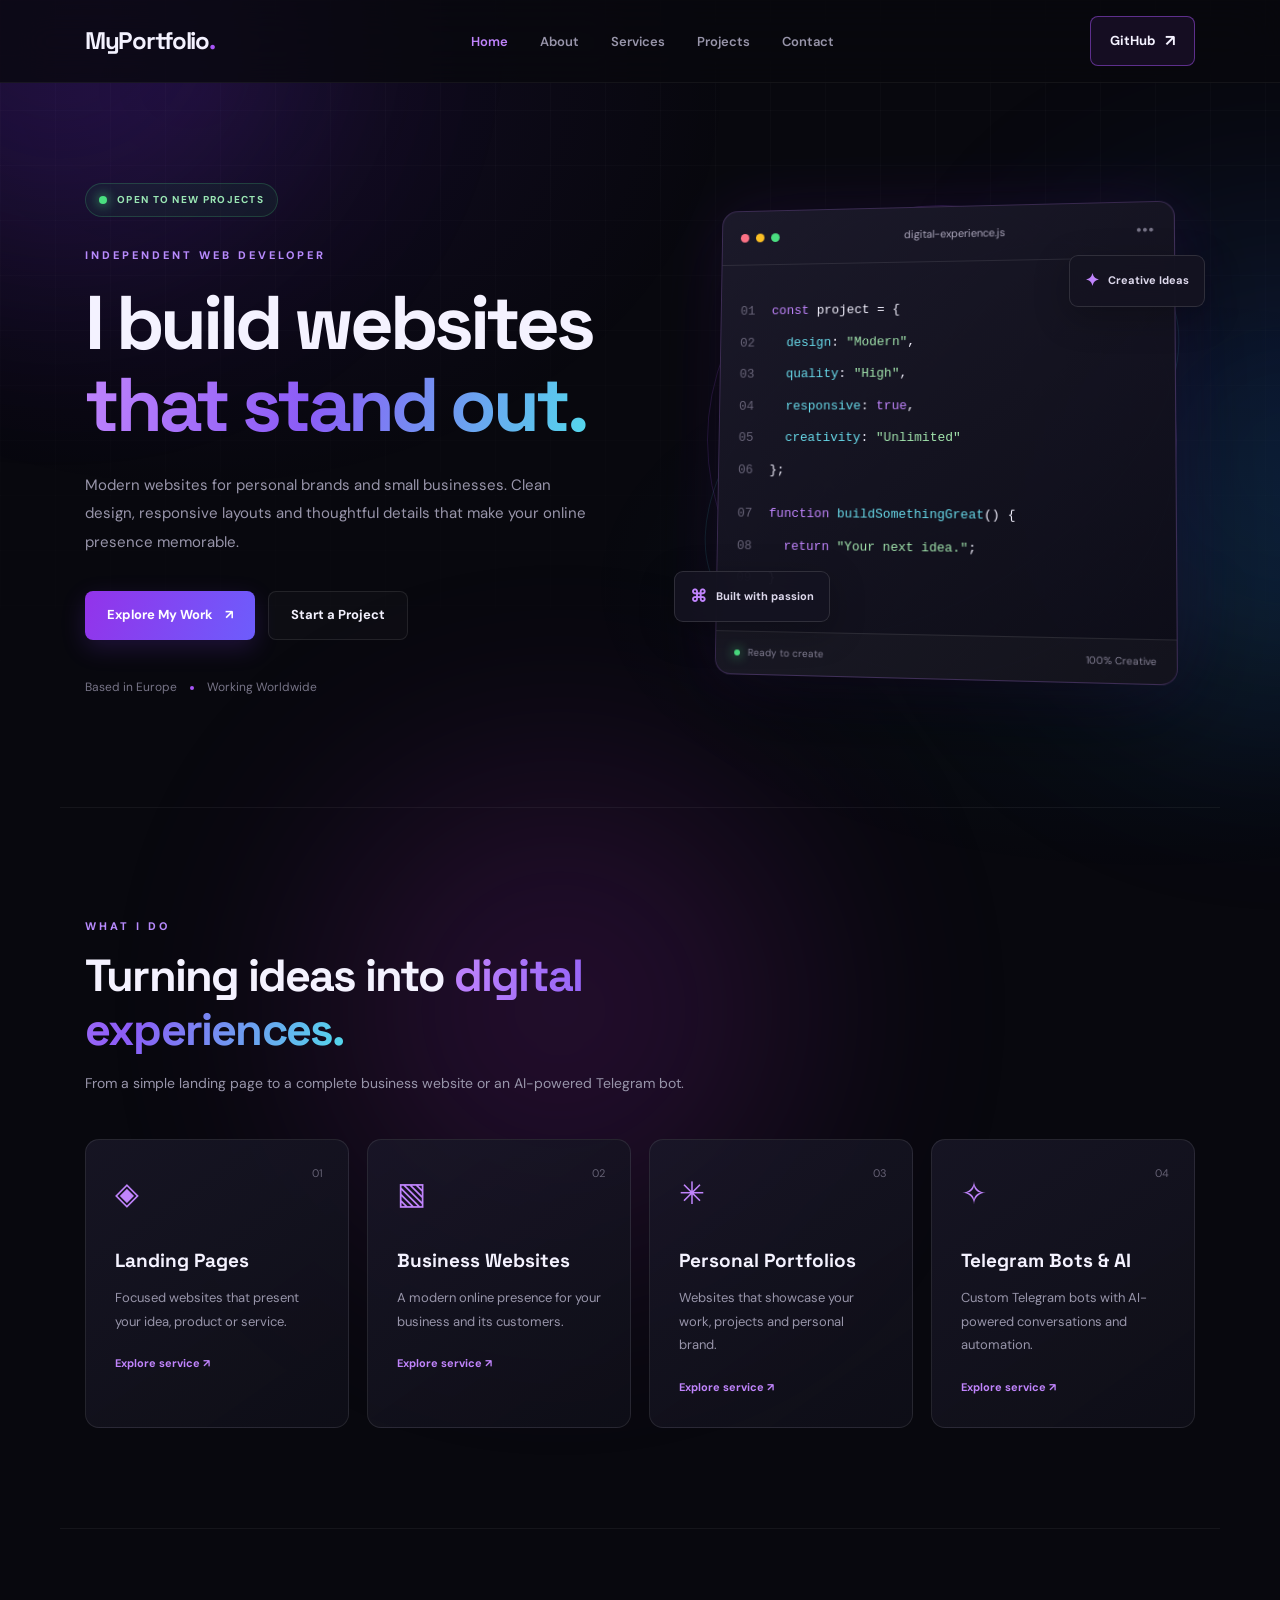
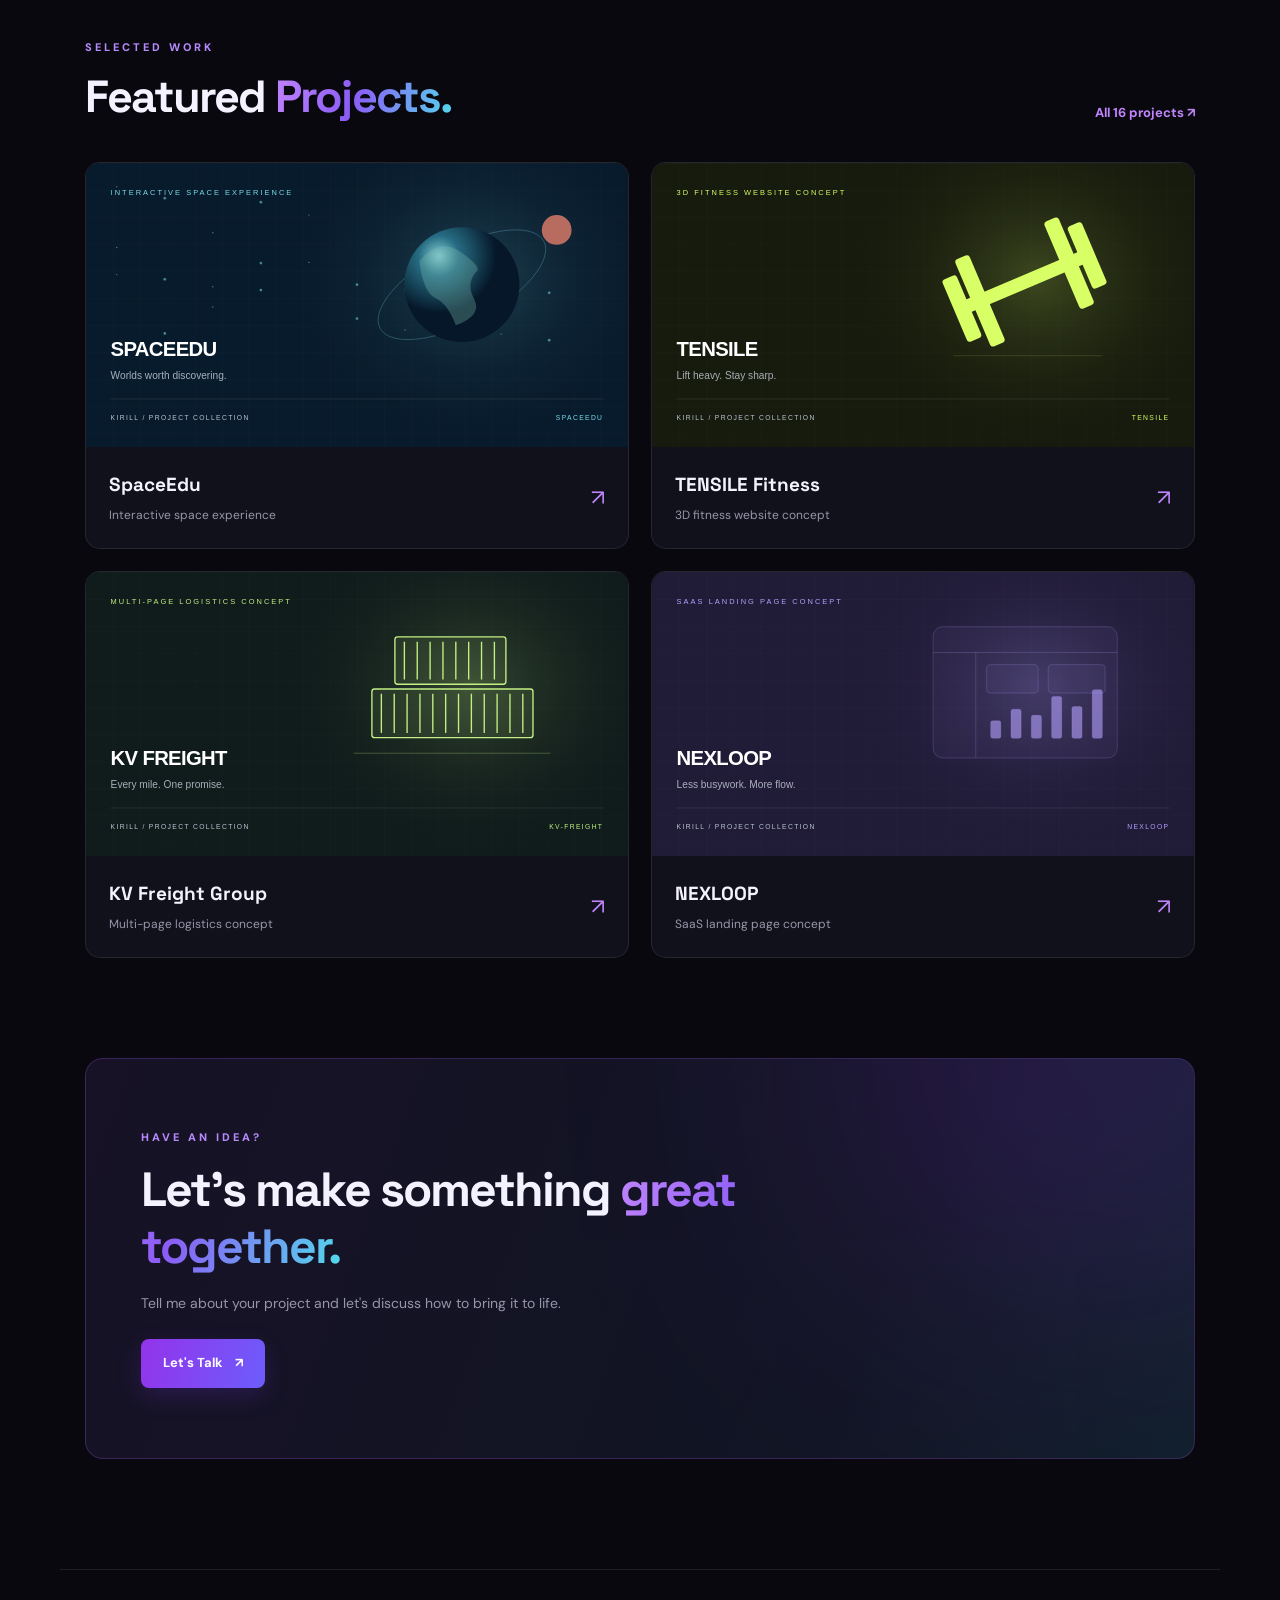
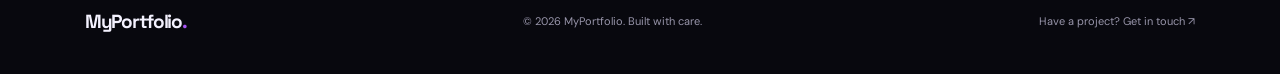
<file: index.html>
<!DOCTYPE html>
<html lang="en">
<head>
    <meta charset="UTF-8">
    <meta name="viewport" content="width=device-width, initial-scale=1.0">
    <meta name="description" content="MyPortfolio creates modern websites, business pages and AI-powered Telegram bots.">
    <title>MyPortfolio — Web Development & AI</title>
    <link rel="stylesheet" href="style.css">
    <script src="script.js" defer></script>
</head>
<body>
    <div class="ambient ambient-one"></div>
    <div class="ambient ambient-two"></div>
    <div class="ambient ambient-three"></div>

    <header class="header">
        <nav class="navbar">
            <a href="index.html" class="logo">MyPortfolio<span>.</span></a>

            <button class="menu-toggle" aria-label="Open navigation" aria-expanded="false">
                <span></span>
                <span></span>
                <span></span>
            </button>

            <ul class="nav-links">
                <li><a href="index.html">Home</a></li>
                <li><a href="about.html">About</a></li>
                <li><a href="services.html">Services</a></li>
                <li><a href="projects.html">Projects</a></li>
                <li><a href="contact.html">Contact</a></li>
            </ul>

            <a href="https://github.com/FreelanceByKyryl" class="nav-button" target="_blank" rel="noopener noreferrer">
                GitHub <span>↗</span>
            </a>
        </nav>
    </header>

    <main>
        <section class="hero">
            <div class="hero-copy" data-reveal>
                <div class="availability">
                    <span class="status-dot"></span>
                    OPEN TO NEW PROJECTS
                </div>

                <p class="hero-eyebrow">INDEPENDENT WEB DEVELOPER</p>

                <h1>
                    I build websites
                    <span class="gradient-text">that stand out.</span>
                </h1>

                <p class="hero-description">
                    Modern websites for personal brands and small businesses.
                    Clean design, responsive layouts and thoughtful details
                    that make your online presence memorable.
                </p>

                <div class="hero-buttons">
                    <a href="projects.html" class="primary-button">
                        Explore My Work <span>↗</span>
                    </a>

                    <a href="contact.html" class="secondary-button">
                        Start a Project
                    </a>
                </div>

                <div class="hero-meta">
                    <span>Based in Europe</span>
                    <span class="meta-divider"></span>
                    <span>Working Worldwide</span>
                </div>
            </div>

            <div class="hero-visual" data-reveal>
                <div class="visual-orbit orbit-one"></div>
                <div class="visual-orbit orbit-two"></div>

                <div class="floating-chip chip-top">
                    <span class="chip-icon">✦</span>
                    Creative Ideas
                </div>

                <div class="code-window">
                    <div class="window-header">
                        <div class="window-dots">
                            <span></span>
                            <span></span>
                            <span></span>
                        </div>
                        <span class="window-title">digital-experience.js</span>
                        <span class="window-menu">•••</span>
                    </div>

                    <div class="code-content">
                        <div><span class="code-muted">01</span> <span class="code-purple">const</span> project = {</div>
                        <div><span class="code-muted">02</span> &nbsp; <span class="code-blue">design</span>: <span class="code-green">"Modern"</span>,</div>
                        <div><span class="code-muted">03</span> &nbsp; <span class="code-blue">quality</span>: <span class="code-green">"High"</span>,</div>
                        <div><span class="code-muted">04</span> &nbsp; <span class="code-blue">responsive</span>: <span class="code-purple">true</span>,</div>
                        <div><span class="code-muted">05</span> &nbsp; <span class="code-blue">creativity</span>: <span class="code-green">"Unlimited"</span></div>
                        <div><span class="code-muted">06</span> };</div>
                        <div class="code-space"></div>
                        <div><span class="code-muted">07</span> <span class="code-purple">function</span> <span class="code-blue">buildSomethingGreat</span>() {</div>
                        <div><span class="code-muted">08</span> &nbsp; <span class="code-purple">return</span> <span class="code-green">"Your next idea."</span>;</div>
                        <div><span class="code-muted">09</span> }</div>
                    </div>

                    <div class="window-footer">
                        <span><span class="status-dot"></span> Ready to create</span>
                        <span>100% Creative</span>
                    </div>
                </div>

                <div class="floating-chip chip-bottom">
                    <span class="chip-icon">⌘</span>
                    Built with passion
                </div>
            </div>
        </section>

        <section class="intro-section section-container" data-reveal>
            <div class="section-heading">
                <p class="section-label">WHAT I DO</p>
                <h2>Turning ideas into <span class="gradient-text">digital experiences.</span></h2>
                <p>From a simple landing page to a complete business website or an AI-powered Telegram bot.</p>
            </div>

            <div class="service-preview-grid">
                <a href="services.html" class="preview-card">
                    <span class="preview-number">01</span>
                    <span class="preview-icon">◈</span>
                    <h3>Landing Pages</h3>
                    <p>Focused websites that present your idea, product or service.</p>
                    <span class="card-arrow">Explore service ↗</span>
                </a>

                <a href="services.html" class="preview-card">
                    <span class="preview-number">02</span>
                    <span class="preview-icon">▧</span>
                    <h3>Business Websites</h3>
                    <p>A modern online presence for your business and its customers.</p>
                    <span class="card-arrow">Explore service ↗</span>
                </a>

                <a href="services.html" class="preview-card">
                    <span class="preview-number">03</span>
                    <span class="preview-icon">✳</span>
                    <h3>Personal Portfolios</h3>
                    <p>Websites that showcase your work, projects and personal brand.</p>
                    <span class="card-arrow">Explore service ↗</span>
                </a>

                <a href="services.html" class="preview-card">
                    <span class="preview-number">04</span>
                    <span class="preview-icon">✧</span>
                    <h3>Telegram Bots & AI</h3>
                    <p>Custom Telegram bots with AI-powered conversations and automation.</p>
                    <span class="card-arrow">Explore service ↗</span>
                </a>
            </div>
        </section>

        <section class="home-projects section-container" data-reveal>
            <div class="section-topline">
                <div>
                    <p class="section-label">SELECTED WORK</p>
                    <h2>Featured <span class="gradient-text">Projects.</span></h2>
                </div>

                <a href="projects.html" class="text-link">All 16 projects ↗</a>
            </div>

            <div class="featured-grid">
                <a href="projects.html#spaceedu" class="featured-card catalog-featured">
                    <div class="featured-art"><img src="images/projects/spaceedu.svg" alt="SpaceEdu illustrated project cover" width="800" height="420" loading="lazy" decoding="async"></div>
                    <div class="featured-info"><div><h3>SpaceEdu</h3><p>Interactive space experience</p></div><span class="featured-arrow" aria-hidden="true">↗</span></div>
                </a>

                <a href="projects.html#tensile" class="featured-card catalog-featured">
                    <div class="featured-art"><img src="images/projects/tensile.svg" alt="TENSILE Fitness illustrated project cover" width="800" height="420" loading="lazy" decoding="async"></div>
                    <div class="featured-info"><div><h3>TENSILE Fitness</h3><p>3D fitness website concept</p></div><span class="featured-arrow" aria-hidden="true">↗</span></div>
                </a>

                <a href="projects.html#kv-freight" class="featured-card catalog-featured">
                    <div class="featured-art"><img src="images/projects/kv-freight.svg" alt="KV Freight Group illustrated project cover" width="800" height="420" loading="lazy" decoding="async"></div>
                    <div class="featured-info"><div><h3>KV Freight Group</h3><p>Multi-page logistics concept</p></div><span class="featured-arrow" aria-hidden="true">↗</span></div>
                </a>

                <a href="projects.html#nexloop" class="featured-card catalog-featured">
                    <div class="featured-art"><img src="images/projects/nexloop.svg" alt="NEXLOOP illustrated project cover" width="800" height="420" loading="lazy" decoding="async"></div>
                    <div class="featured-info"><div><h3>NEXLOOP</h3><p>SaaS landing page concept</p></div><span class="featured-arrow" aria-hidden="true">↗</span></div>
                </a>
            </div>
        </section>

        <section class="cta-section section-container" data-reveal>
            <div class="cta-panel">
                <p class="section-label">HAVE AN IDEA?</p>
                <h2>Let's make something <span class="gradient-text">great together.</span></h2>
                <p>Tell me about your project and let's discuss how to bring it to life.</p>
                <a href="contact.html" class="primary-button">Let's Talk <span>↗</span></a>
                <div class="cta-decoration"></div>
            </div>
        </section>
    </main>

    <footer class="footer">
        <a href="index.html" class="logo">MyPortfolio<span>.</span></a>
        <p>© <span data-year></span> MyPortfolio. Built with care.</p>
        <a href="contact.html" class="footer-link">Have a project? Get in touch ↗</a>
    </footer>
</body>
</html>
</file>
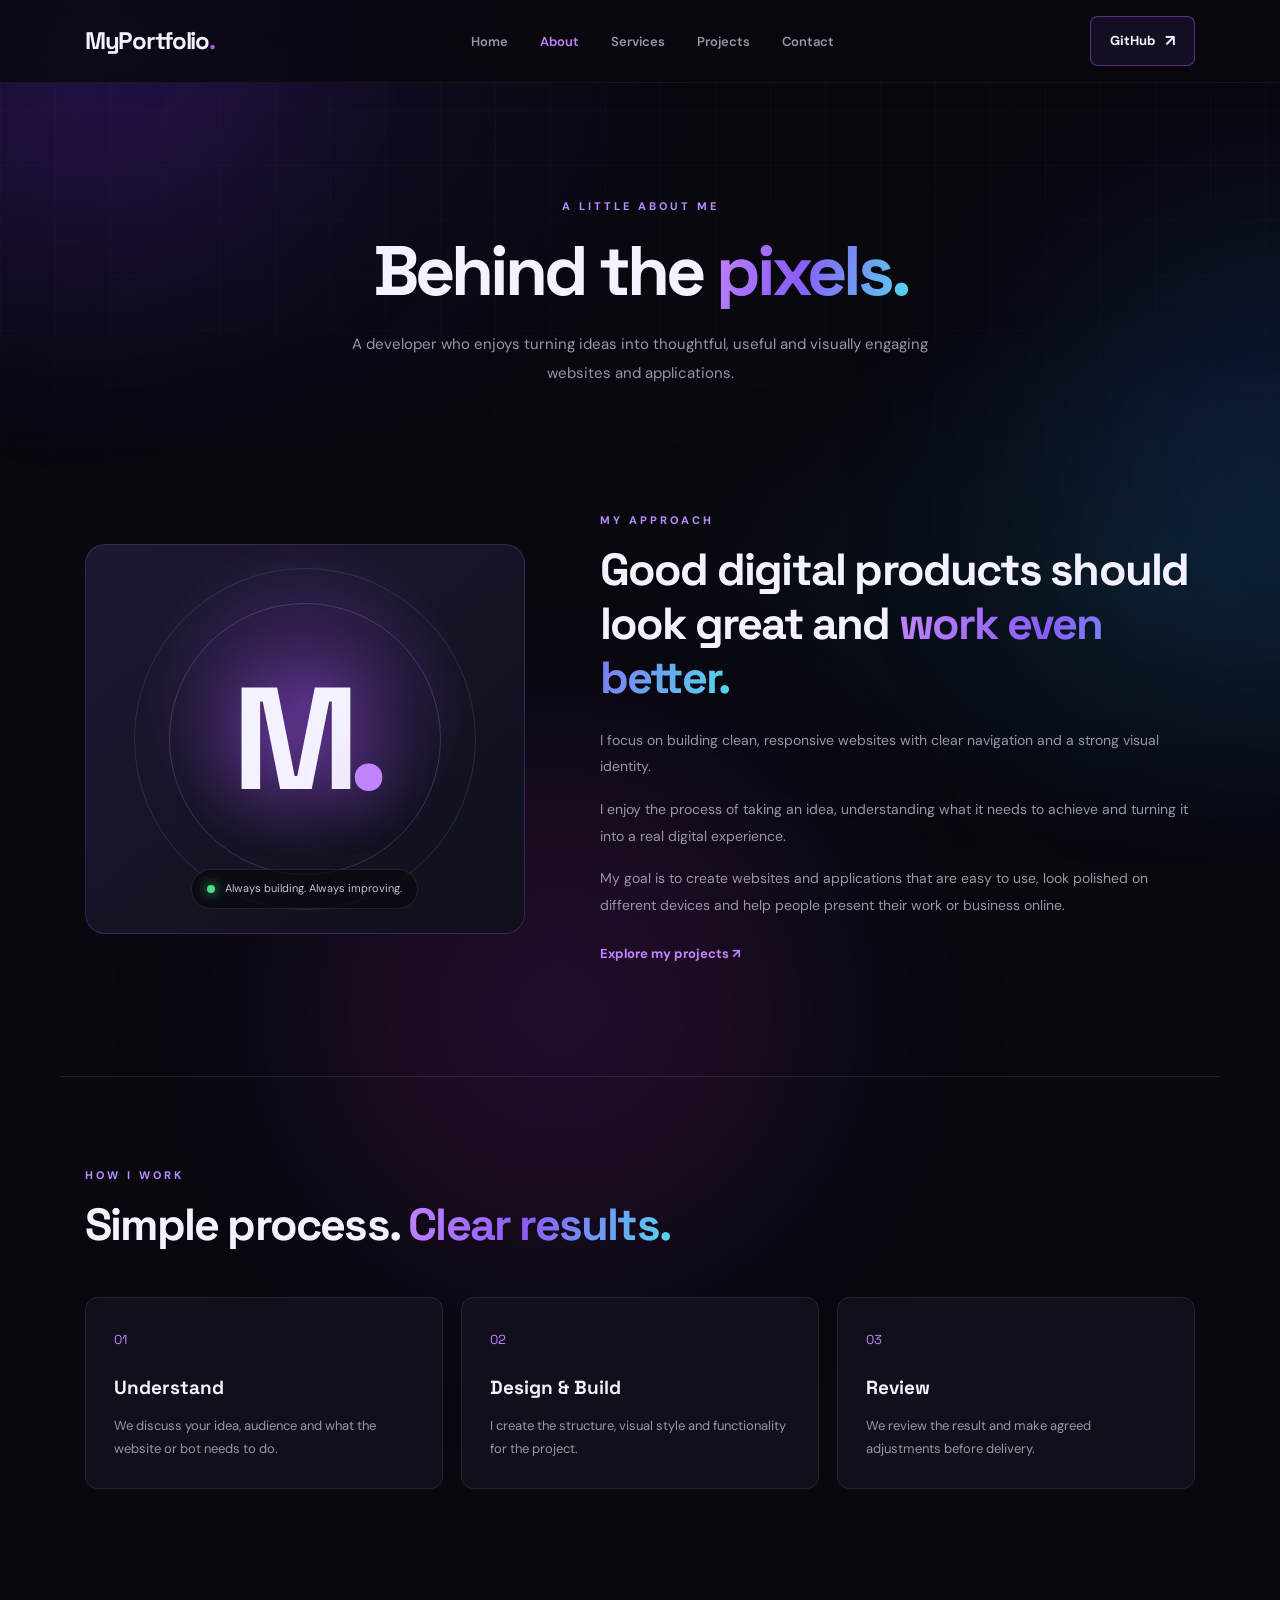
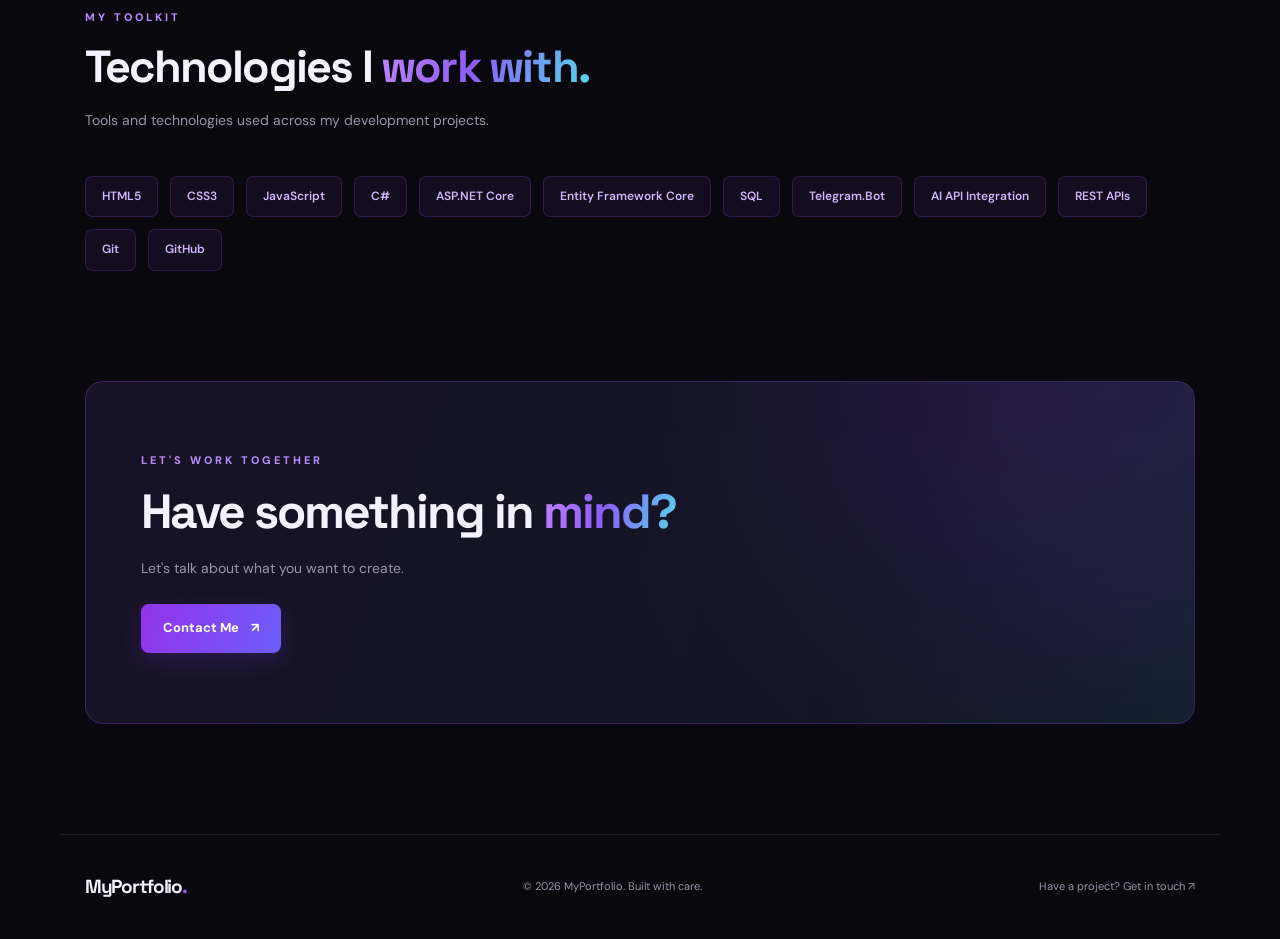
<file: about.html>
<!DOCTYPE html>
<html lang="en">
<head>
    <meta charset="UTF-8">
    <meta name="viewport" content="width=device-width, initial-scale=1.0">
    <meta name="description" content="Learn more about MyPortfolio and the approach behind the work.">
    <title>About — MyPortfolio</title>
    <link rel="stylesheet" href="style.css">
    <script src="script.js" defer></script>
</head>
<body>
    <div class="ambient ambient-one"></div>
    <div class="ambient ambient-two"></div>
    <div class="ambient ambient-three"></div>

    <header class="header">
        <nav class="navbar">
            <a href="index.html" class="logo">MyPortfolio<span>.</span></a>

            <button class="menu-toggle" aria-label="Open navigation" aria-expanded="false">
                <span></span><span></span><span></span>
            </button>

            <ul class="nav-links">
                <li><a href="index.html">Home</a></li>
                <li><a href="about.html">About</a></li>
                <li><a href="services.html">Services</a></li>
                <li><a href="projects.html">Projects</a></li>
                <li><a href="contact.html">Contact</a></li>
            </ul>

            <a href="https://github.com/FreelanceByKyryl" class="nav-button" target="_blank" rel="noopener noreferrer">
                GitHub <span>↗</span>
            </a>
        </nav>
    </header>

    <main class="inner-page">
        <section class="page-hero" data-reveal>
            <p class="section-label">A LITTLE ABOUT ME</p>
            <h1>Behind the <span class="gradient-text">pixels.</span></h1>
            <p class="page-lead">
                A developer who enjoys turning ideas into thoughtful,
                useful and visually engaging websites and applications.
            </p>
        </section>

        <section class="about-layout section-container" data-reveal>
            <div class="about-visual">
                <div class="about-monogram">M<span>.</span></div>
                <div class="about-visual-caption">
                    <span class="status-dot"></span>
                    Always building. Always improving.
                </div>
            </div>

            <div class="about-copy">
                <p class="section-label">MY APPROACH</p>

                <h2>
                    Good digital products should look great and
                    <span class="gradient-text">work even better.</span>
                </h2>

                <p>
                    I focus on building clean, responsive websites with
                    clear navigation and a strong visual identity.
                </p>

                <p>
                    I enjoy the process of taking an idea, understanding
                    what it needs to achieve and turning it into a real
                    digital experience.
                </p>

                <p>
                    My goal is to create websites and applications that
                    are easy to use, look polished on different devices
                    and help people present their work or business online.
                </p>

                <a href="projects.html" class="text-link">Explore my projects ↗</a>
            </div>
        </section>

        <section class="section-container approach-section" data-reveal>
            <div class="section-heading">
                <p class="section-label">HOW I WORK</p>
                <h2>Simple process. <span class="gradient-text">Clear results.</span></h2>
            </div>

            <div class="process-grid">
                <div class="process-card">
                    <span>01</span>
                    <h3>Understand</h3>
                    <p>We discuss your idea, audience and what the website or bot needs to do.</p>
                </div>

                <div class="process-card">
                    <span>02</span>
                    <h3>Design & Build</h3>
                    <p>I create the structure, visual style and functionality for the project.</p>
                </div>

                <div class="process-card">
                    <span>03</span>
                    <h3>Review</h3>
                    <p>We review the result and make agreed adjustments before delivery.</p>
                </div>
            </div>
        </section>

        <section class="toolkit-section section-container" data-reveal>
            <div class="section-heading">
                <p class="section-label">MY TOOLKIT</p>
                <h2>Technologies I <span class="gradient-text">work with.</span></h2>
                <p>Tools and technologies used across my development projects.</p>
            </div>

            <div class="toolkit-list">
                <span>HTML5</span>
                <span>CSS3</span>
                <span>JavaScript</span>
                <span>C#</span>
                <span>ASP.NET Core</span>
                <span>Entity Framework Core</span>
                <span>SQL</span>
                <span>Telegram.Bot</span>
                <span>AI API Integration</span>
                <span>REST APIs</span>
                <span>Git</span>
                <span>GitHub</span>
            </div>
        </section>

        <section class="cta-section section-container" data-reveal>
            <div class="cta-panel">
                <p class="section-label">LET'S WORK TOGETHER</p>
                <h2>Have something in <span class="gradient-text">mind?</span></h2>
                <p>Let's talk about what you want to create.</p>
                <a href="contact.html" class="primary-button">Contact Me <span>↗</span></a>
                <div class="cta-decoration"></div>
            </div>
        </section>
    </main>

    <footer class="footer">
        <a href="index.html" class="logo">MyPortfolio<span>.</span></a>
        <p>© <span data-year></span> MyPortfolio. Built with care.</p>
        <a href="contact.html" class="footer-link">Have a project? Get in touch ↗</a>
    </footer>
</body>
</html>
</file>
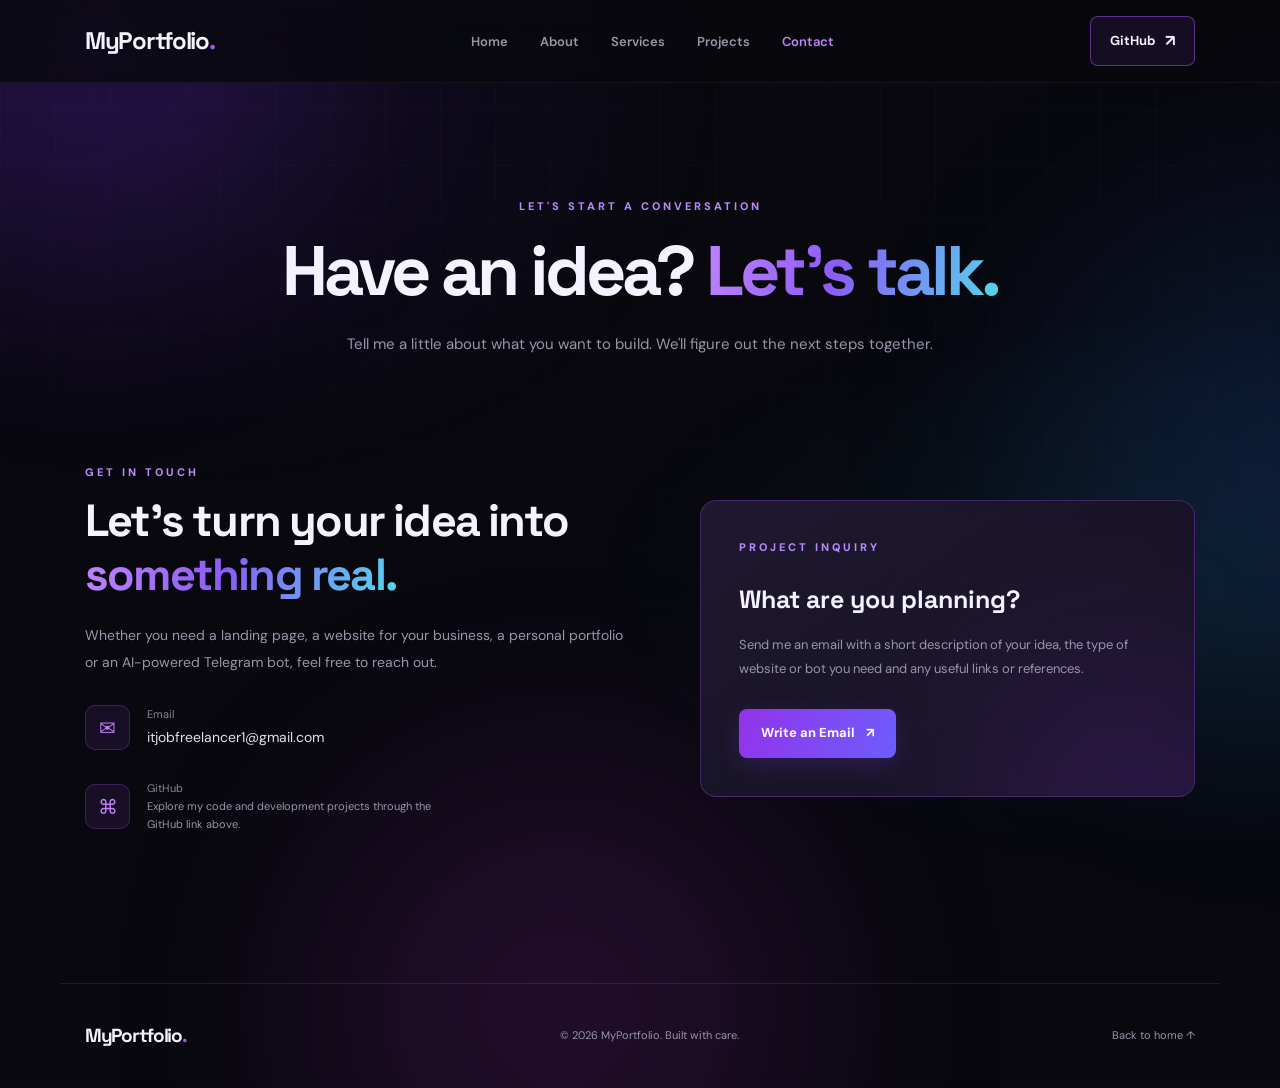
<file: contact.html>
<!DOCTYPE html>
<html lang="en">
<head>
    <meta charset="UTF-8">
    <meta name="viewport" content="width=device-width, initial-scale=1.0">
    <meta name="description" content="Contact MyPortfolio about a website or Telegram bot project.">
    <title>Contact — MyPortfolio</title>
    <link rel="stylesheet" href="style.css">
    <script src="script.js" defer></script>
</head>
<body>
    <div class="ambient ambient-one"></div>
    <div class="ambient ambient-two"></div>
    <div class="ambient ambient-three"></div>

    <header class="header">
        <nav class="navbar">
            <a href="index.html" class="logo">MyPortfolio<span>.</span></a>

            <button class="menu-toggle" aria-label="Open navigation" aria-expanded="false">
                <span></span><span></span><span></span>
            </button>

            <ul class="nav-links">
                <li><a href="index.html">Home</a></li>
                <li><a href="about.html">About</a></li>
                <li><a href="services.html">Services</a></li>
                <li><a href="projects.html">Projects</a></li>
                <li><a href="contact.html">Contact</a></li>
            </ul>

            <a href="https://github.com/FreelanceByKyryl" class="nav-button" target="_blank" rel="noopener noreferrer">
                GitHub <span>↗</span>
            </a>
        </nav>
    </header>

    <main class="inner-page contact-page">
        <section class="page-hero" data-reveal>
            <p class="section-label">LET'S START A CONVERSATION</p>
            <h1>Have an idea? <span class="gradient-text">Let's talk.</span></h1>
            <p class="page-lead">
                Tell me a little about what you want to build.
                We'll figure out the next steps together.
            </p>
        </section>

        <section class="contact-layout section-container" data-reveal>
            <div class="contact-copy">
                <p class="section-label">GET IN TOUCH</p>

                <h2>Let's turn your idea into <span class="gradient-text">something real.</span></h2>

                <p>
                    Whether you need a landing page, a website for your
                    business, a personal portfolio or an AI-powered
                    Telegram bot, feel free to reach out.
                </p>

                <div class="contact-method">
                    <span class="contact-method-icon">✉</span>
                    <div>
                        <span>Email</span>
                        <a href="mailto:itjobfreelancer1@gmail.com">itjobfreelancer1@gmail.com</a>
                    </div>
                </div>

                <div class="contact-method">
                    <span class="contact-method-icon">⌘</span>
                    <div>
                        <span>GitHub</span>
                        <p>Explore my code and development projects through the GitHub link above.</p>
                    </div>
                </div>
            </div>

            <div class="contact-card">
                <p class="section-label">PROJECT INQUIRY</p>
                <h3>What are you planning?</h3>

                <p>
                    Send me an email with a short description of your
                    idea, the type of website or bot you need and any
                    useful links or references.
                </p>

                <a
                    href="mailto:itjobfreelancer1@gmail.com?subject=Project%20Inquiry"
                    class="primary-button contact-email-button"
                >
                    Write an Email <span>↗</span>
                </a>

                <div class="contact-card-glow"></div>
            </div>
        </section>
    </main>

    <footer class="footer">
        <a href="index.html" class="logo">MyPortfolio<span>.</span></a>
        <p>© <span data-year></span> MyPortfolio. Built with care.</p>
        <a href="index.html" class="footer-link">Back to home ↑</a>
    </footer>
</body>
</html>
</file>
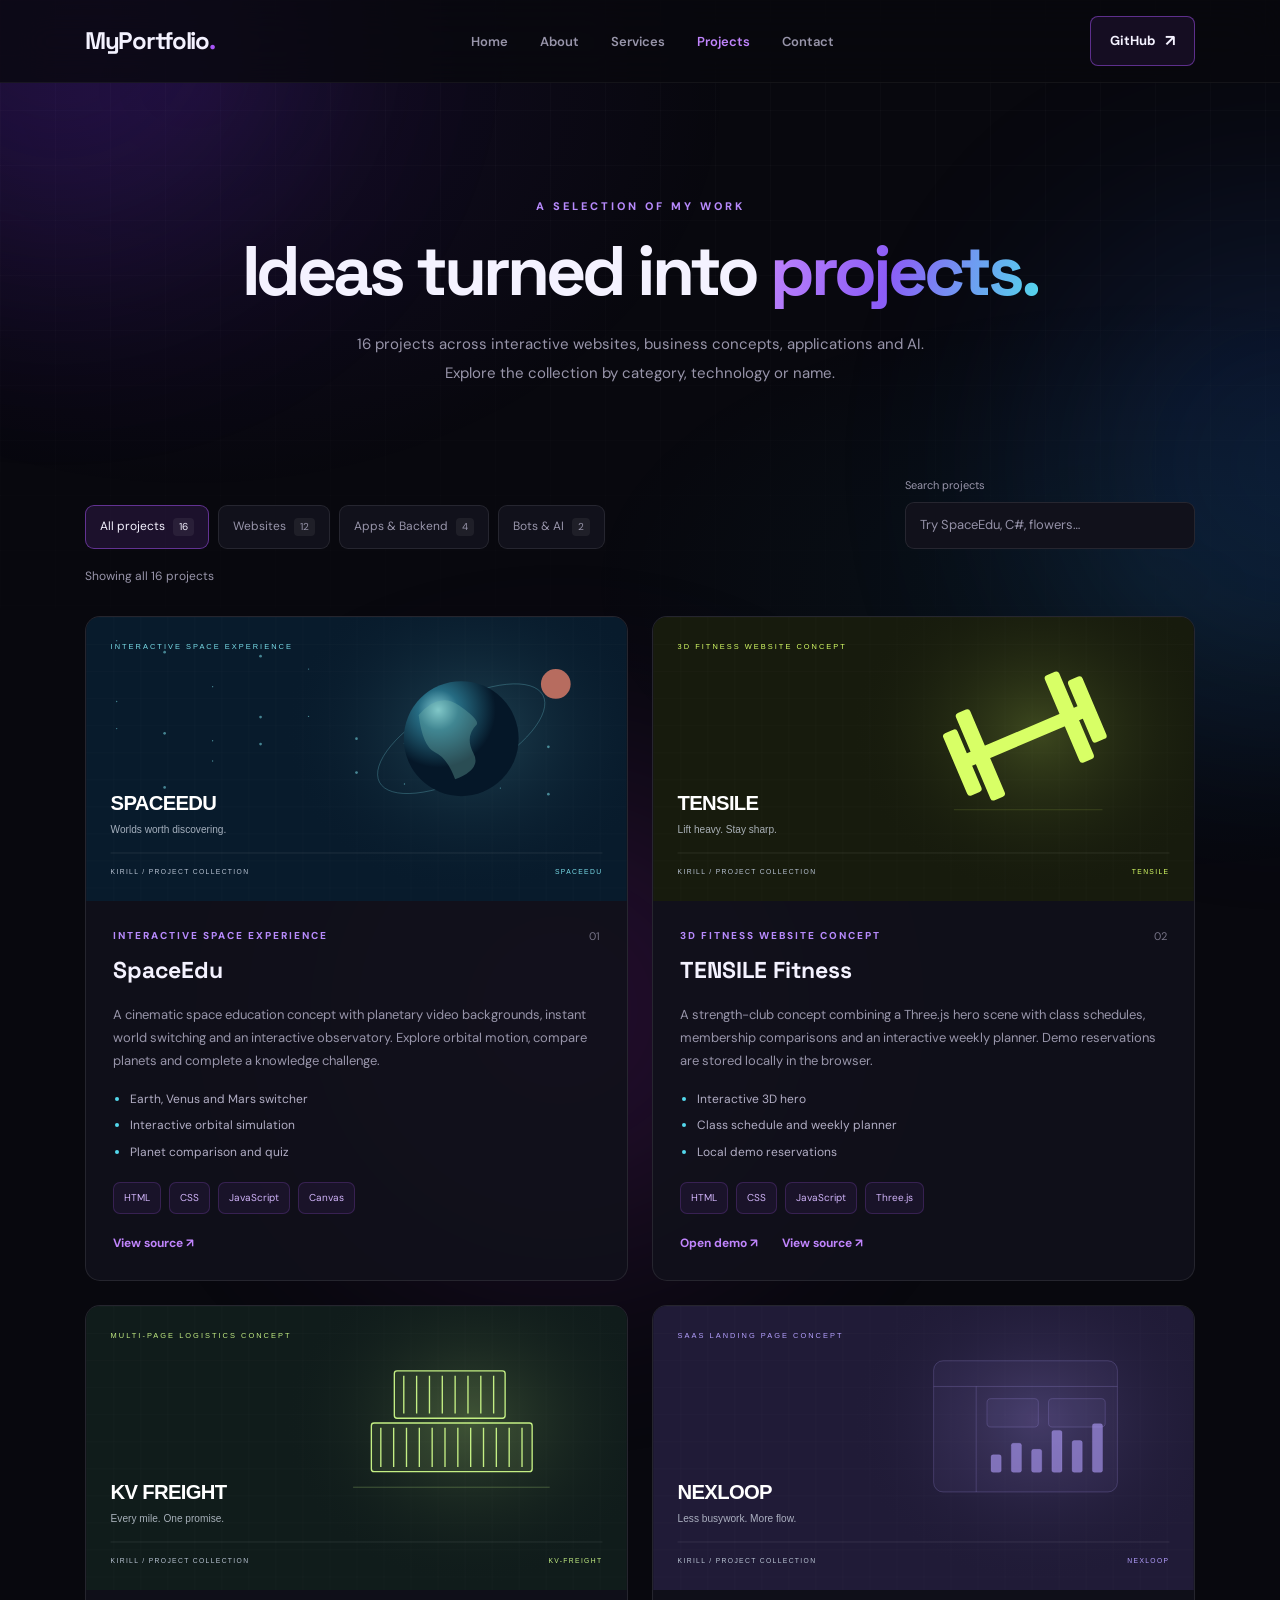
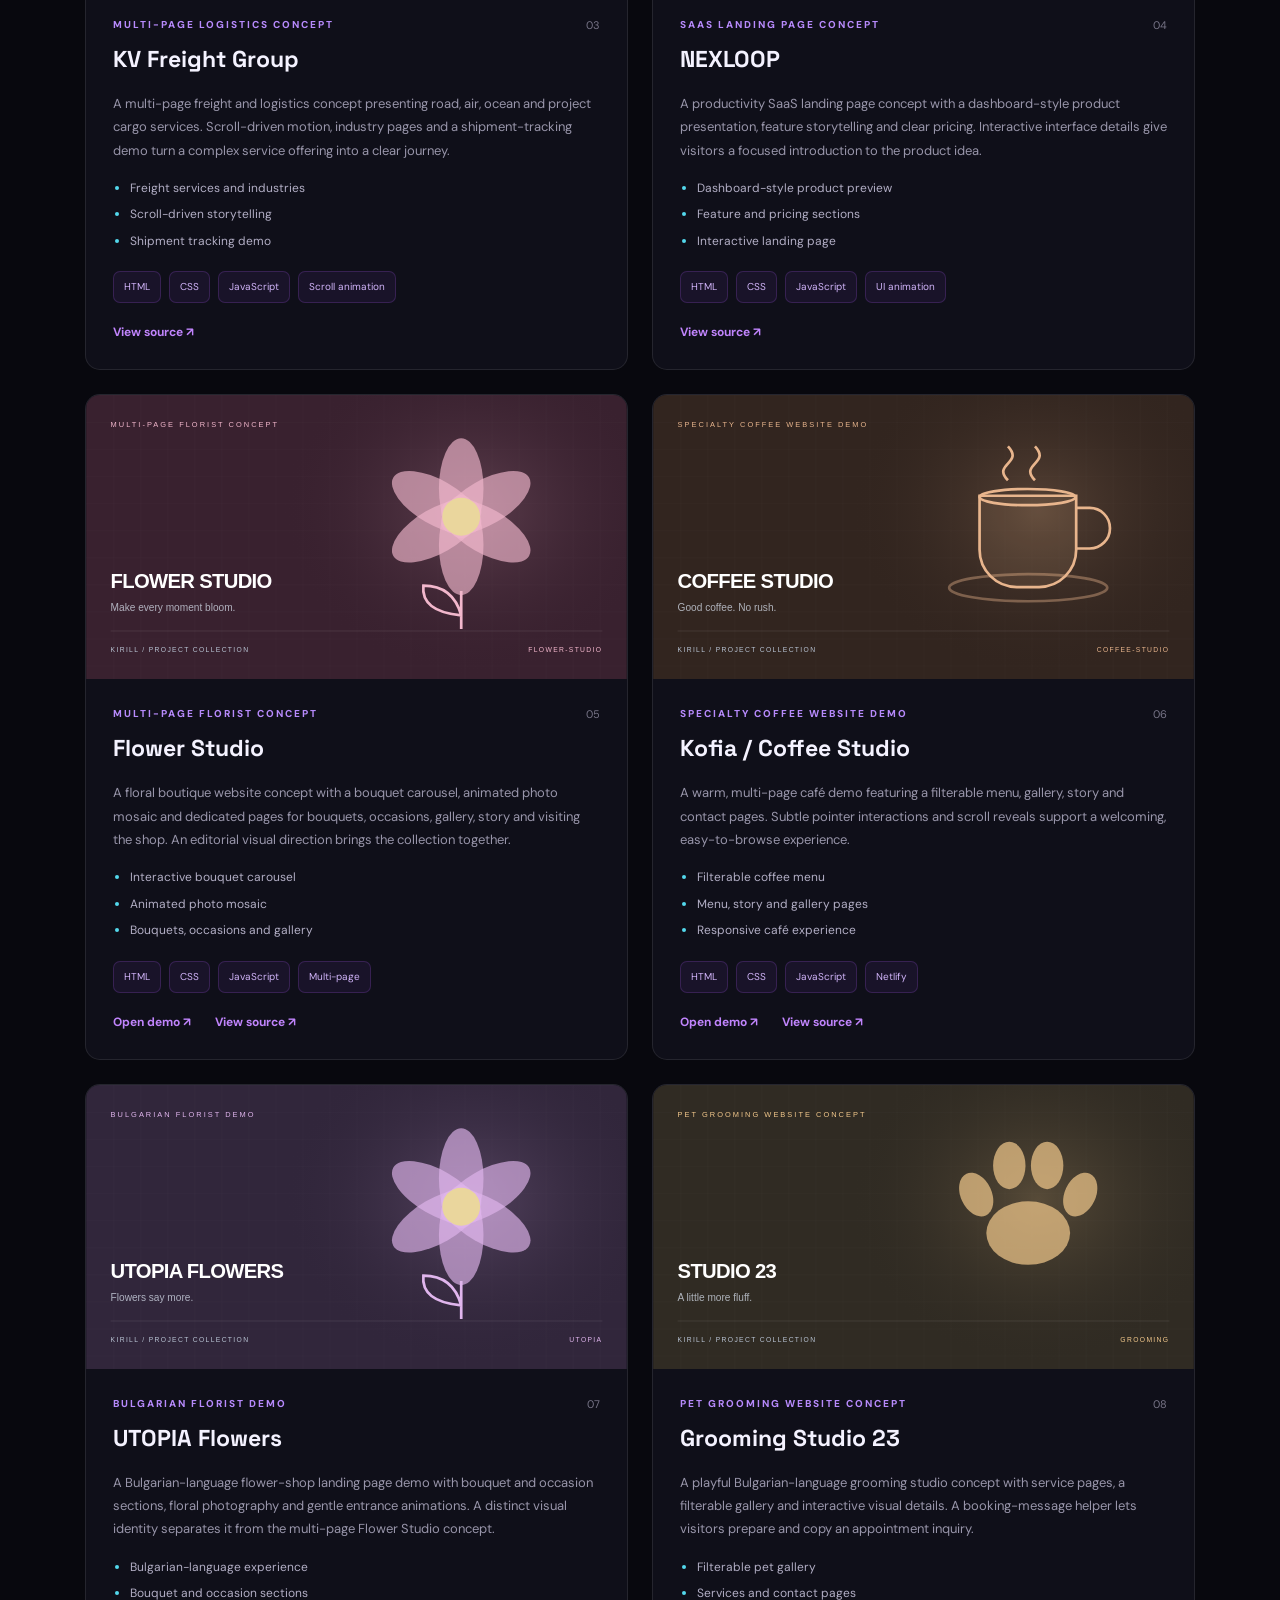
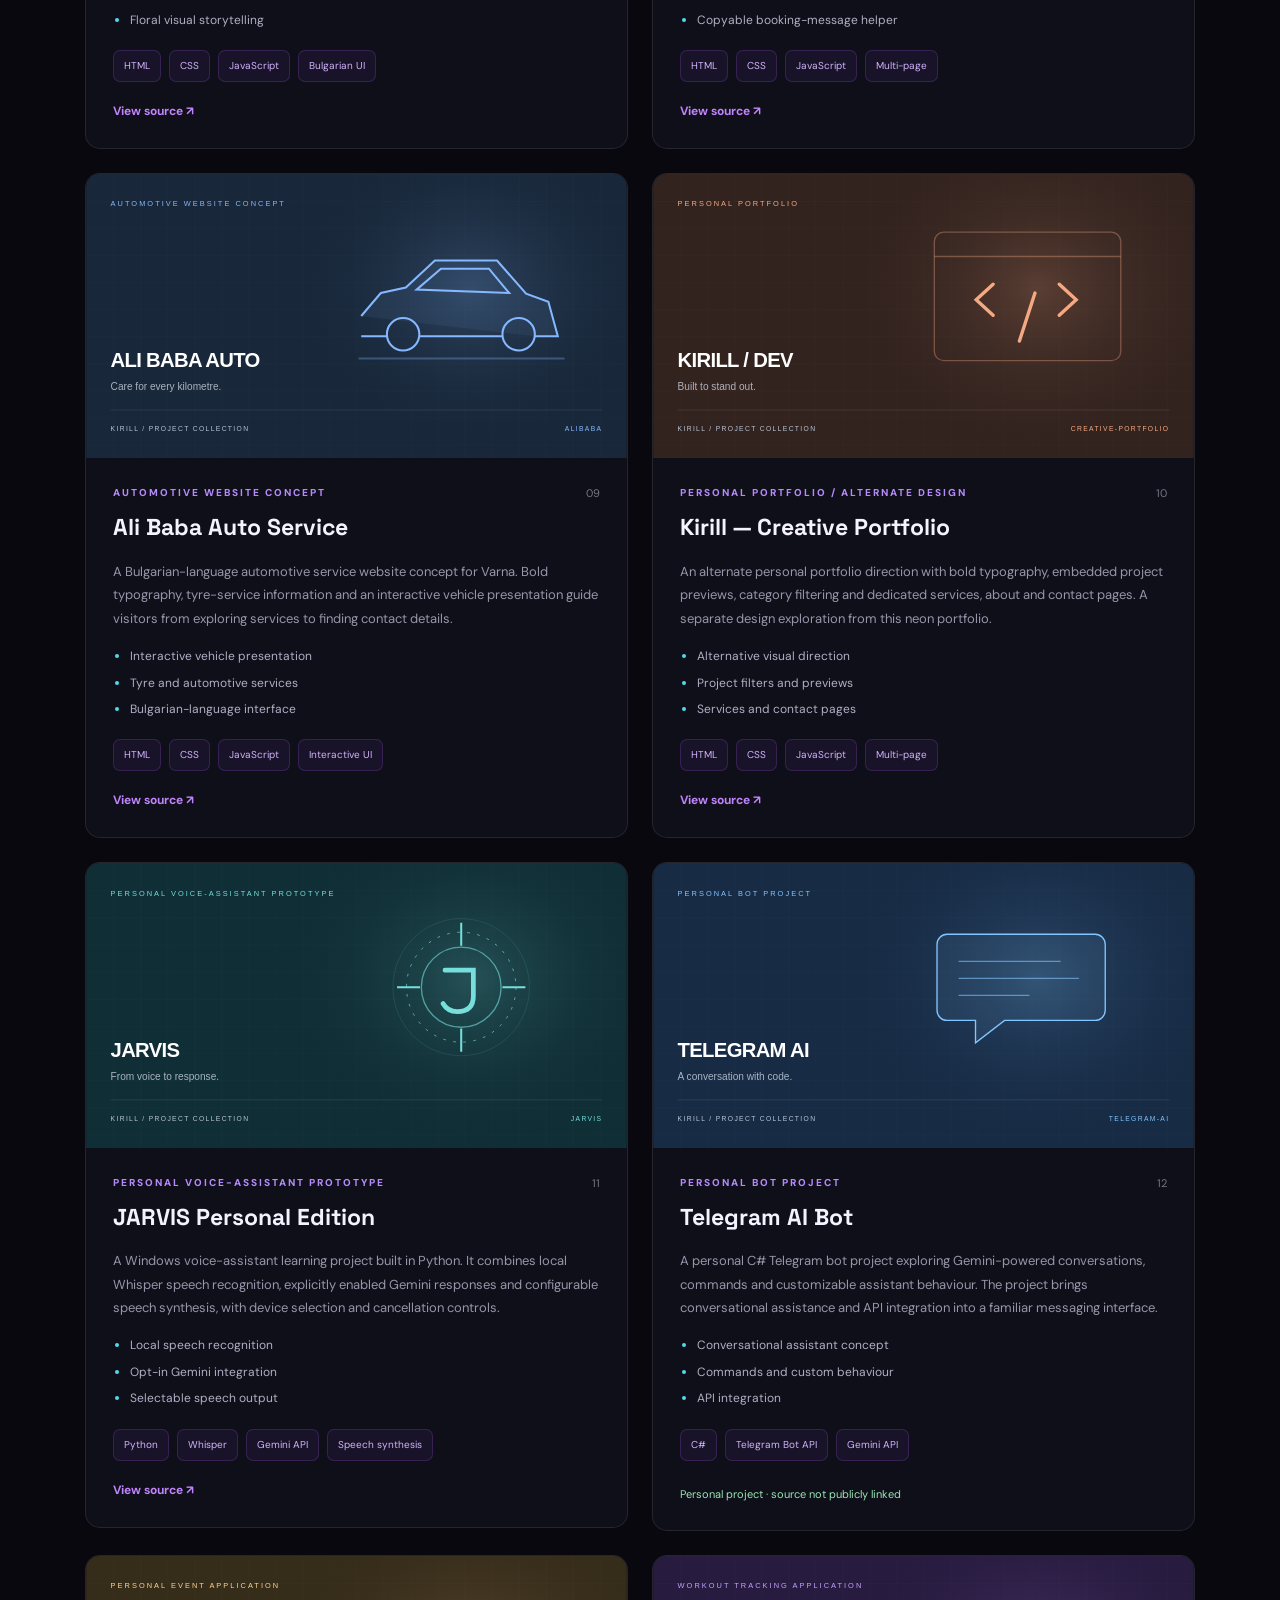
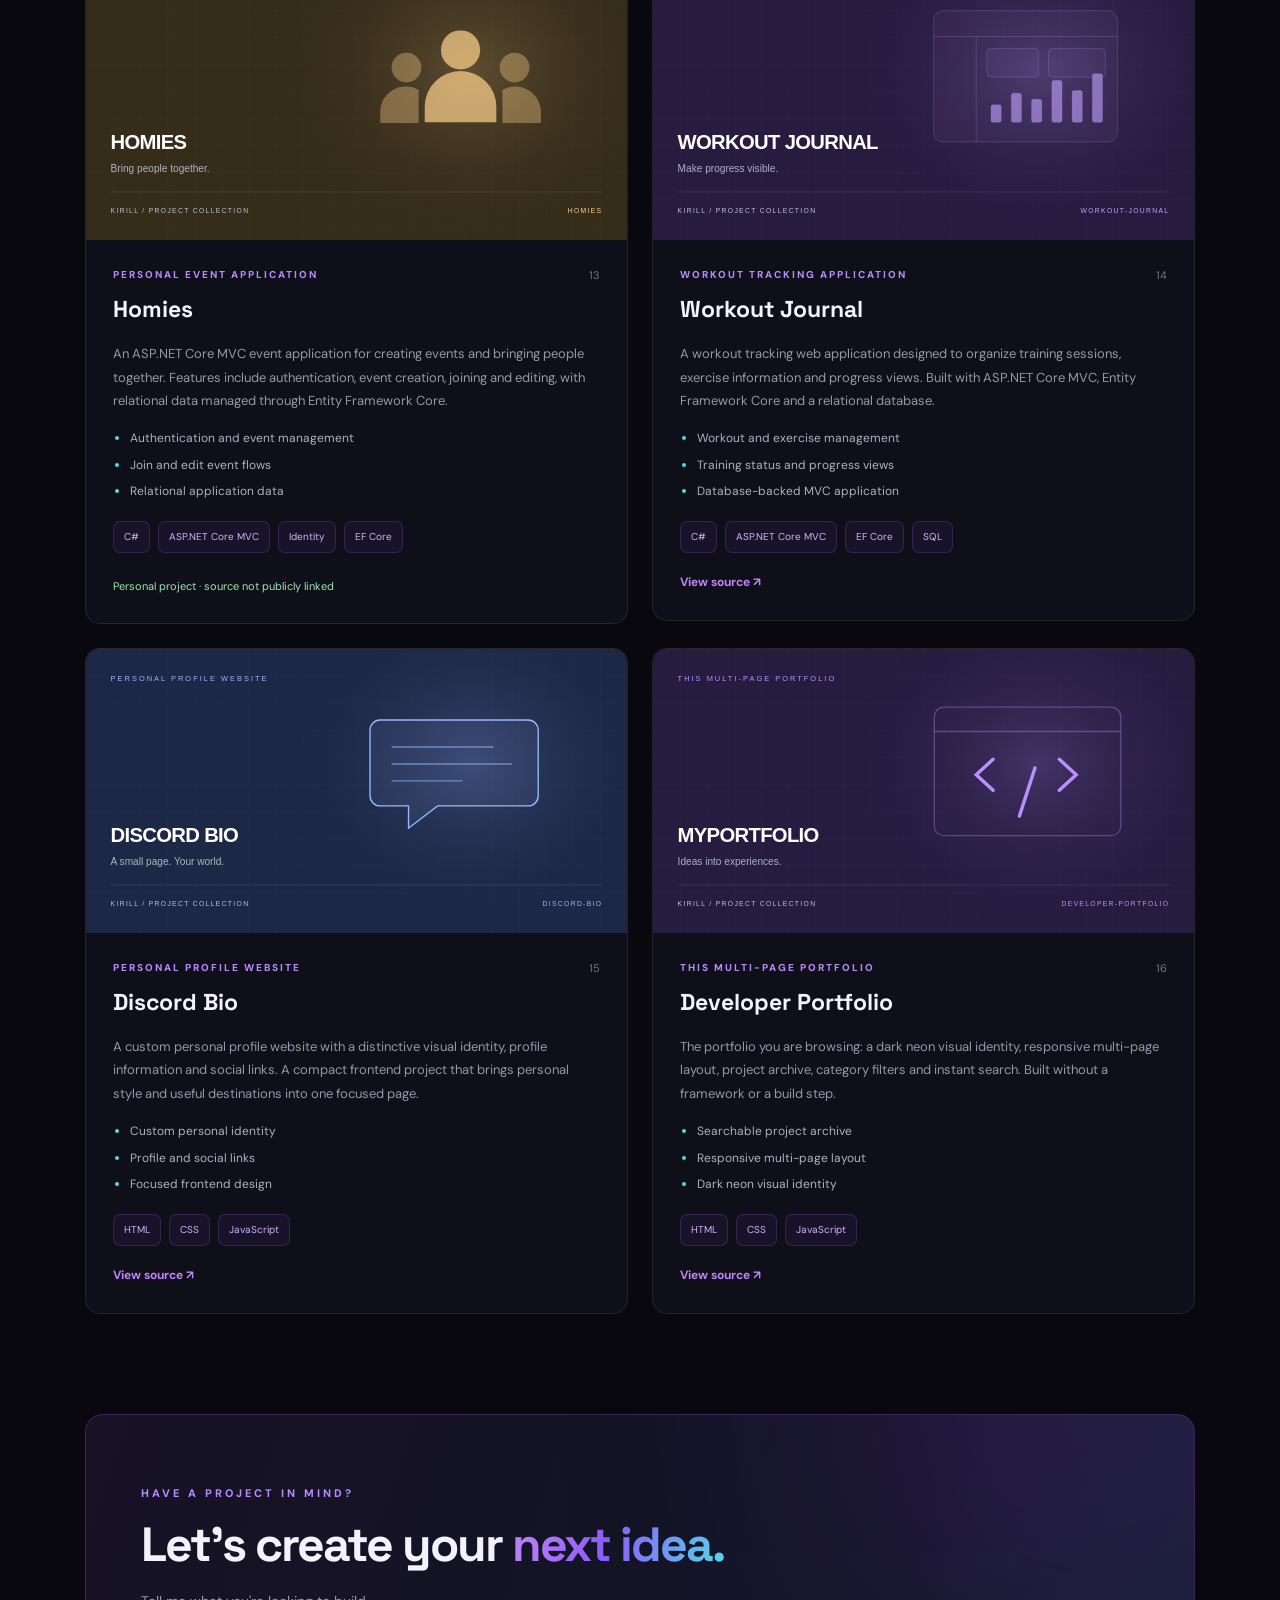
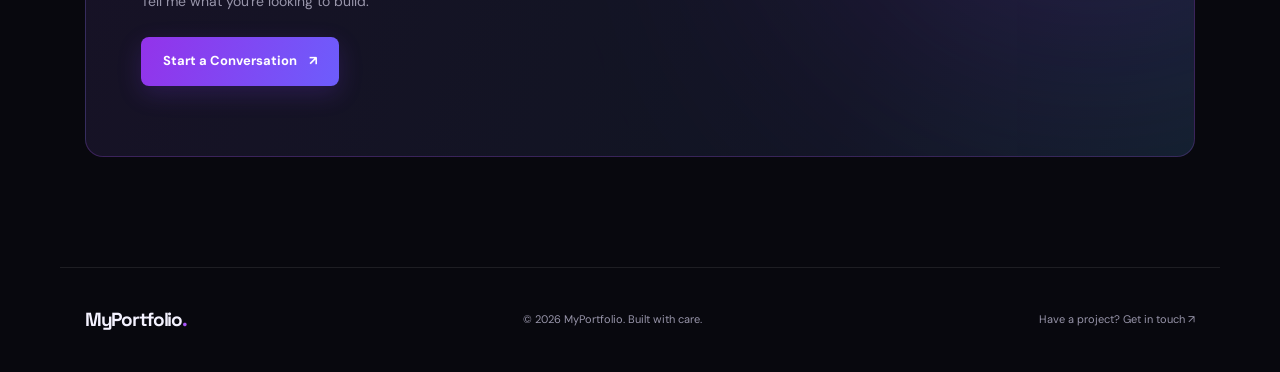
<file: projects.html>
<!DOCTYPE html>
<html lang="en">
<head>
    <meta charset="UTF-8">
    <meta name="viewport" content="width=device-width, initial-scale=1.0">
    <meta name="description" content="Explore 16 projects by Kirill: SpaceEdu, interactive business websites, 3D experiences, backend applications and AI prototypes.">
    <title>Projects — MyPortfolio</title>
    <link rel="stylesheet" href="style.css">
    <script src="script.js" defer></script>
</head>
<body>
    <div class="ambient ambient-one"></div>
    <div class="ambient ambient-two"></div>
    <div class="ambient ambient-three"></div>

    <header class="header">
        <nav class="navbar">
            <a href="index.html" class="logo">MyPortfolio<span>.</span></a>

            <button class="menu-toggle" aria-label="Open navigation" aria-expanded="false">
                <span></span><span></span><span></span>
            </button>

            <ul class="nav-links">
                <li><a href="index.html">Home</a></li>
                <li><a href="about.html">About</a></li>
                <li><a href="services.html">Services</a></li>
                <li><a href="projects.html">Projects</a></li>
                <li><a href="contact.html">Contact</a></li>
            </ul>

            <a href="https://github.com/FreelanceByKyryl" class="nav-button" target="_blank" rel="noopener noreferrer">
                GitHub <span>↗</span>
            </a>
        </nav>
    </header>

    <main class="inner-page">
        <section class="page-hero" data-reveal>
            <p class="section-label">A SELECTION OF MY WORK</p>
            <h1>Ideas turned into <span class="gradient-text">projects.</span></h1>
            <p class="page-lead">
                16 projects across interactive websites, business concepts, applications and AI.
                Explore the collection by category, technology or name.
            </p>
        </section>

        <section class="project-tools section-container" aria-label="Find a project">
            <div class="project-filter" role="group" aria-label="Filter by project category">
                <button type="button" data-filter="all" aria-pressed="true">All projects <span>16</span></button>
                <button type="button" data-filter="web" aria-pressed="false">Websites <span>12</span></button>
                <button type="button" data-filter="apps" aria-pressed="false">Apps &amp; Backend <span>4</span></button>
                <button type="button" data-filter="ai" aria-pressed="false">Bots &amp; AI <span>2</span></button>
            </div>
            <label class="project-search" for="project-search"><span>Search projects</span>
                <input id="project-search" type="search" placeholder="Try SpaceEdu, C#, flowers…" autocomplete="off">
            </label>
            <p class="project-results" role="status" aria-live="polite" aria-atomic="true">Showing all 16 projects</p>
        </section>

        <section class="projects-page-grid section-container" aria-label="Project collection">
            <article class="project-card project-large" id="spaceedu" data-category="web">
                <div class="project-art catalog-art">
                    <img class="catalog-cover" src="images/projects/spaceedu.svg" alt="SpaceEdu illustrated project cover" width="800" height="420" loading="lazy" decoding="async">
                </div>
                <div class="project-details">
                    <div class="project-title-row">
                        <div><p class="project-type">INTERACTIVE SPACE EXPERIENCE</p><h2>SpaceEdu</h2></div>
                        <span class="project-year">01</span>
                    </div>
                    <p>A cinematic space education concept with planetary video backgrounds, instant world switching and an interactive observatory. Explore orbital motion, compare planets and complete a knowledge challenge.</p>
                    <ul class="project-highlights"><li>Earth, Venus and Mars switcher</li><li>Interactive orbital simulation</li><li>Planet comparison and quiz</li></ul>
                    <div class="project-tags"><span>HTML</span><span>CSS</span><span>JavaScript</span><span>Canvas</span></div>
                    <div class="project-actions"><a href="https://github.com/FreelanceByKyryl/spaceplanet" class="text-link" target="_blank" rel="noopener noreferrer">View source ↗<span class="visually-hidden"> — SpaceEdu</span></a></div>
                </div>
            </article>

            <article class="project-card project-large" id="tensile" data-category="web">
                <div class="project-art catalog-art">
                    <img class="catalog-cover" src="images/projects/tensile.svg" alt="TENSILE Fitness illustrated project cover" width="800" height="420" loading="lazy" decoding="async">
                </div>
                <div class="project-details">
                    <div class="project-title-row">
                        <div><p class="project-type">3D FITNESS WEBSITE CONCEPT</p><h2>TENSILE Fitness</h2></div>
                        <span class="project-year">02</span>
                    </div>
                    <p>A strength-club concept combining a Three.js hero scene with class schedules, membership comparisons and an interactive weekly planner. Demo reservations are stored locally in the browser.</p>
                    <ul class="project-highlights"><li>Interactive 3D hero</li><li>Class schedule and weekly planner</li><li>Local demo reservations</li></ul>
                    <div class="project-tags"><span>HTML</span><span>CSS</span><span>JavaScript</span><span>Three.js</span></div>
                    <div class="project-actions"><a href="https://tensilefitness.netlify.app" class="text-link" target="_blank" rel="noopener noreferrer">Open demo ↗<span class="visually-hidden"> — TENSILE Fitness</span></a><a href="https://github.com/FreelanceByKyryl/tensilefitnessdemoversion" class="text-link" target="_blank" rel="noopener noreferrer">View source ↗<span class="visually-hidden"> — TENSILE Fitness</span></a></div>
                </div>
            </article>

            <article class="project-card project-large" id="kv-freight" data-category="web">
                <div class="project-art catalog-art">
                    <img class="catalog-cover" src="images/projects/kv-freight.svg" alt="KV Freight Group illustrated project cover" width="800" height="420" loading="lazy" decoding="async">
                </div>
                <div class="project-details">
                    <div class="project-title-row">
                        <div><p class="project-type">MULTI-PAGE LOGISTICS CONCEPT</p><h2>KV Freight Group</h2></div>
                        <span class="project-year">03</span>
                    </div>
                    <p>A multi-page freight and logistics concept presenting road, air, ocean and project cargo services. Scroll-driven motion, industry pages and a shipment-tracking demo turn a complex service offering into a clear journey.</p>
                    <ul class="project-highlights"><li>Freight services and industries</li><li>Scroll-driven storytelling</li><li>Shipment tracking demo</li></ul>
                    <div class="project-tags"><span>HTML</span><span>CSS</span><span>JavaScript</span><span>Scroll animation</span></div>
                    <div class="project-actions"><a href="https://github.com/FreelanceByKyryl/kv-freight" class="text-link" target="_blank" rel="noopener noreferrer">View source ↗<span class="visually-hidden"> — KV Freight Group</span></a></div>
                </div>
            </article>

            <article class="project-card project-large" id="nexloop" data-category="web">
                <div class="project-art catalog-art">
                    <img class="catalog-cover" src="images/projects/nexloop.svg" alt="NEXLOOP illustrated project cover" width="800" height="420" loading="lazy" decoding="async">
                </div>
                <div class="project-details">
                    <div class="project-title-row">
                        <div><p class="project-type">SAAS LANDING PAGE CONCEPT</p><h2>NEXLOOP</h2></div>
                        <span class="project-year">04</span>
                    </div>
                    <p>A productivity SaaS landing page concept with a dashboard-style product presentation, feature storytelling and clear pricing. Interactive interface details give visitors a focused introduction to the product idea.</p>
                    <ul class="project-highlights"><li>Dashboard-style product preview</li><li>Feature and pricing sections</li><li>Interactive landing page</li></ul>
                    <div class="project-tags"><span>HTML</span><span>CSS</span><span>JavaScript</span><span>UI animation</span></div>
                    <div class="project-actions"><a href="https://github.com/FreelanceByKyryl/assasproject" class="text-link" target="_blank" rel="noopener noreferrer">View source ↗<span class="visually-hidden"> — NEXLOOP</span></a></div>
                </div>
            </article>

            <article class="project-card project-large" id="flower-studio" data-category="web">
                <div class="project-art catalog-art">
                    <img class="catalog-cover" src="images/projects/flower-studio.svg" alt="Flower Studio illustrated project cover" width="800" height="420" loading="lazy" decoding="async">
                </div>
                <div class="project-details">
                    <div class="project-title-row">
                        <div><p class="project-type">MULTI-PAGE FLORIST CONCEPT</p><h2>Flower Studio</h2></div>
                        <span class="project-year">05</span>
                    </div>
                    <p>A floral boutique website concept with a bouquet carousel, animated photo mosaic and dedicated pages for bouquets, occasions, gallery, story and visiting the shop. An editorial visual direction brings the collection together.</p>
                    <ul class="project-highlights"><li>Interactive bouquet carousel</li><li>Animated photo mosaic</li><li>Bouquets, occasions and gallery</li></ul>
                    <div class="project-tags"><span>HTML</span><span>CSS</span><span>JavaScript</span><span>Multi-page</span></div>
                    <div class="project-actions"><a href="https://interactiveflowershop.netlify.app" class="text-link" target="_blank" rel="noopener noreferrer">Open demo ↗<span class="visually-hidden"> — Flower Studio</span></a><a href="https://github.com/FreelanceByKyryl/YourCompanyFlowers" class="text-link" target="_blank" rel="noopener noreferrer">View source ↗<span class="visually-hidden"> — Flower Studio</span></a></div>
                </div>
            </article>

            <article class="project-card project-large" id="coffee-studio" data-category="web">
                <div class="project-art catalog-art">
                    <img class="catalog-cover" src="images/projects/coffee-studio.svg" alt="Kofia / Coffee Studio illustrated project cover" width="800" height="420" loading="lazy" decoding="async">
                </div>
                <div class="project-details">
                    <div class="project-title-row">
                        <div><p class="project-type">SPECIALTY COFFEE WEBSITE DEMO</p><h2>Kofia / Coffee Studio</h2></div>
                        <span class="project-year">06</span>
                    </div>
                    <p>A warm, multi-page café demo featuring a filterable menu, gallery, story and contact pages. Subtle pointer interactions and scroll reveals support a welcoming, easy-to-browse experience.</p>
                    <ul class="project-highlights"><li>Filterable coffee menu</li><li>Menu, story and gallery pages</li><li>Responsive café experience</li></ul>
                    <div class="project-tags"><span>HTML</span><span>CSS</span><span>JavaScript</span><span>Netlify</span></div>
                    <div class="project-actions"><a href="https://coffeesitedemo.netlify.app" class="text-link" target="_blank" rel="noopener noreferrer">Open demo ↗<span class="visually-hidden"> — Kofia / Coffee Studio</span></a><a href="https://github.com/FreelanceByKyryl/DemoversionOfKofia" class="text-link" target="_blank" rel="noopener noreferrer">View source ↗<span class="visually-hidden"> — Kofia / Coffee Studio</span></a></div>
                </div>
            </article>

            <article class="project-card project-large" id="utopia" data-category="web">
                <div class="project-art catalog-art">
                    <img class="catalog-cover" src="images/projects/utopia.svg" alt="UTOPIA Flowers illustrated project cover" width="800" height="420" loading="lazy" decoding="async">
                </div>
                <div class="project-details">
                    <div class="project-title-row">
                        <div><p class="project-type">BULGARIAN FLORIST DEMO</p><h2>UTOPIA Flowers</h2></div>
                        <span class="project-year">07</span>
                    </div>
                    <p>A Bulgarian-language flower-shop landing page demo with bouquet and occasion sections, floral photography and gentle entrance animations. A distinct visual identity separates it from the multi-page Flower Studio concept.</p>
                    <ul class="project-highlights"><li>Bulgarian-language experience</li><li>Bouquet and occasion sections</li><li>Floral visual storytelling</li></ul>
                    <div class="project-tags"><span>HTML</span><span>CSS</span><span>JavaScript</span><span>Bulgarian UI</span></div>
                    <div class="project-actions"><a href="https://github.com/FreelanceByKyryl/demoversionOfUTOPIAFLOWERS" class="text-link" target="_blank" rel="noopener noreferrer">View source ↗<span class="visually-hidden"> — UTOPIA Flowers</span></a></div>
                </div>
            </article>

            <article class="project-card project-large" id="grooming" data-category="web">
                <div class="project-art catalog-art">
                    <img class="catalog-cover" src="images/projects/grooming.svg" alt="Grooming Studio 23 illustrated project cover" width="800" height="420" loading="lazy" decoding="async">
                </div>
                <div class="project-details">
                    <div class="project-title-row">
                        <div><p class="project-type">PET GROOMING WEBSITE CONCEPT</p><h2>Grooming Studio 23</h2></div>
                        <span class="project-year">08</span>
                    </div>
                    <p>A playful Bulgarian-language grooming studio concept with service pages, a filterable gallery and interactive visual details. A booking-message helper lets visitors prepare and copy an appointment inquiry.</p>
                    <ul class="project-highlights"><li>Filterable pet gallery</li><li>Services and contact pages</li><li>Copyable booking-message helper</li></ul>
                    <div class="project-tags"><span>HTML</span><span>CSS</span><span>JavaScript</span><span>Multi-page</span></div>
                    <div class="project-actions"><a href="https://github.com/FreelanceByKyryl/grooming" class="text-link" target="_blank" rel="noopener noreferrer">View source ↗<span class="visually-hidden"> — Grooming Studio 23</span></a></div>
                </div>
            </article>

            <article class="project-card project-large" id="alibaba" data-category="web">
                <div class="project-art catalog-art">
                    <img class="catalog-cover" src="images/projects/alibaba.svg" alt="Ali Baba Auto Service illustrated project cover" width="800" height="420" loading="lazy" decoding="async">
                </div>
                <div class="project-details">
                    <div class="project-title-row">
                        <div><p class="project-type">AUTOMOTIVE WEBSITE CONCEPT</p><h2>Ali Baba Auto Service</h2></div>
                        <span class="project-year">09</span>
                    </div>
                    <p>A Bulgarian-language automotive service website concept for Varna. Bold typography, tyre-service information and an interactive vehicle presentation guide visitors from exploring services to finding contact details.</p>
                    <ul class="project-highlights"><li>Interactive vehicle presentation</li><li>Tyre and automotive services</li><li>Bulgarian-language interface</li></ul>
                    <div class="project-tags"><span>HTML</span><span>CSS</span><span>JavaScript</span><span>Interactive UI</span></div>
                    <div class="project-actions"><a href="https://github.com/FreelanceByKyryl/alibabacars" class="text-link" target="_blank" rel="noopener noreferrer">View source ↗<span class="visually-hidden"> — Ali Baba Auto Service</span></a></div>
                </div>
            </article>

            <article class="project-card project-large" id="creative-portfolio" data-category="web">
                <div class="project-art catalog-art">
                    <img class="catalog-cover" src="images/projects/creative-portfolio.svg" alt="Kirill — Creative Portfolio illustrated project cover" width="800" height="420" loading="lazy" decoding="async">
                </div>
                <div class="project-details">
                    <div class="project-title-row">
                        <div><p class="project-type">PERSONAL PORTFOLIO / ALTERNATE DESIGN</p><h2>Kirill — Creative Portfolio</h2></div>
                        <span class="project-year">10</span>
                    </div>
                    <p>An alternate personal portfolio direction with bold typography, embedded project previews, category filtering and dedicated services, about and contact pages. A separate design exploration from this neon portfolio.</p>
                    <ul class="project-highlights"><li>Alternative visual direction</li><li>Project filters and previews</li><li>Services and contact pages</li></ul>
                    <div class="project-tags"><span>HTML</span><span>CSS</span><span>JavaScript</span><span>Multi-page</span></div>
                    <div class="project-actions"><a href="https://github.com/FreelanceByKyryl/portfolio" class="text-link" target="_blank" rel="noopener noreferrer">View source ↗<span class="visually-hidden"> — Kirill — Creative Portfolio</span></a></div>
                </div>
            </article>

            <article class="project-card project-large" id="jarvis" data-category="apps ai">
                <div class="project-art catalog-art">
                    <img class="catalog-cover" src="images/projects/jarvis.svg" alt="JARVIS Personal Edition illustrated project cover" width="800" height="420" loading="lazy" decoding="async">
                </div>
                <div class="project-details">
                    <div class="project-title-row">
                        <div><p class="project-type">PERSONAL VOICE-ASSISTANT PROTOTYPE</p><h2>JARVIS Personal Edition</h2></div>
                        <span class="project-year">11</span>
                    </div>
                    <p>A Windows voice-assistant learning project built in Python. It combines local Whisper speech recognition, explicitly enabled Gemini responses and configurable speech synthesis, with device selection and cancellation controls.</p>
                    <ul class="project-highlights"><li>Local speech recognition</li><li>Opt-in Gemini integration</li><li>Selectable speech output</li></ul>
                    <div class="project-tags"><span>Python</span><span>Whisper</span><span>Gemini API</span><span>Speech synthesis</span></div>
                    <div class="project-actions"><a href="https://github.com/FreelanceByKyryl/JARVIS-Personal-Edition" class="text-link" target="_blank" rel="noopener noreferrer">View source ↗<span class="visually-hidden"> — JARVIS Personal Edition</span></a></div>
                </div>
            </article>

            <article class="project-card project-large" id="telegram-ai" data-category="apps ai">
                <div class="project-art catalog-art">
                    <img class="catalog-cover" src="images/projects/telegram-ai.svg" alt="Telegram AI Bot illustrated project cover" width="800" height="420" loading="lazy" decoding="async">
                </div>
                <div class="project-details">
                    <div class="project-title-row">
                        <div><p class="project-type">PERSONAL BOT PROJECT</p><h2>Telegram AI Bot</h2></div>
                        <span class="project-year">12</span>
                    </div>
                    <p>A personal C# Telegram bot project exploring Gemini-powered conversations, commands and customizable assistant behaviour. The project brings conversational assistance and API integration into a familiar messaging interface.</p>
                    <ul class="project-highlights"><li>Conversational assistant concept</li><li>Commands and custom behaviour</li><li>API integration</li></ul>
                    <div class="project-tags"><span>C#</span><span>Telegram Bot API</span><span>Gemini API</span></div>
                    <div class="project-actions"><span class="project-status">Personal project · source not publicly linked</span></div>
                </div>
            </article>

            <article class="project-card project-large" id="homies" data-category="apps">
                <div class="project-art catalog-art">
                    <img class="catalog-cover" src="images/projects/homies.svg" alt="Homies illustrated project cover" width="800" height="420" loading="lazy" decoding="async">
                </div>
                <div class="project-details">
                    <div class="project-title-row">
                        <div><p class="project-type">PERSONAL EVENT APPLICATION</p><h2>Homies</h2></div>
                        <span class="project-year">13</span>
                    </div>
                    <p>An ASP.NET Core MVC event application for creating events and bringing people together. Features include authentication, event creation, joining and editing, with relational data managed through Entity Framework Core.</p>
                    <ul class="project-highlights"><li>Authentication and event management</li><li>Join and edit event flows</li><li>Relational application data</li></ul>
                    <div class="project-tags"><span>C#</span><span>ASP.NET Core MVC</span><span>Identity</span><span>EF Core</span></div>
                    <div class="project-actions"><span class="project-status">Personal project · source not publicly linked</span></div>
                </div>
            </article>

            <article class="project-card project-large" id="workout-journal" data-category="apps">
                <div class="project-art catalog-art">
                    <img class="catalog-cover" src="images/projects/workout-journal.svg" alt="Workout Journal illustrated project cover" width="800" height="420" loading="lazy" decoding="async">
                </div>
                <div class="project-details">
                    <div class="project-title-row">
                        <div><p class="project-type">WORKOUT TRACKING APPLICATION</p><h2>Workout Journal</h2></div>
                        <span class="project-year">14</span>
                    </div>
                    <p>A workout tracking web application designed to organize training sessions, exercise information and progress views. Built with ASP.NET Core MVC, Entity Framework Core and a relational database.</p>
                    <ul class="project-highlights"><li>Workout and exercise management</li><li>Training status and progress views</li><li>Database-backed MVC application</li></ul>
                    <div class="project-tags"><span>C#</span><span>ASP.NET Core MVC</span><span>EF Core</span><span>SQL</span></div>
                    <div class="project-actions"><a href="https://github.com/MuscuLopnul/WorkoutJournal" class="text-link" target="_blank" rel="noopener noreferrer">View source ↗<span class="visually-hidden"> — Workout Journal</span></a></div>
                </div>
            </article>

            <article class="project-card project-large" id="discord-bio" data-category="web">
                <div class="project-art catalog-art">
                    <img class="catalog-cover" src="images/projects/discord-bio.svg" alt="Discord Bio illustrated project cover" width="800" height="420" loading="lazy" decoding="async">
                </div>
                <div class="project-details">
                    <div class="project-title-row">
                        <div><p class="project-type">PERSONAL PROFILE WEBSITE</p><h2>Discord Bio</h2></div>
                        <span class="project-year">15</span>
                    </div>
                    <p>A custom personal profile website with a distinctive visual identity, profile information and social links. A compact frontend project that brings personal style and useful destinations into one focused page.</p>
                    <ul class="project-highlights"><li>Custom personal identity</li><li>Profile and social links</li><li>Focused frontend design</li></ul>
                    <div class="project-tags"><span>HTML</span><span>CSS</span><span>JavaScript</span></div>
                    <div class="project-actions"><a href="https://github.com/MuscuLopnul/Bio---Discord" class="text-link" target="_blank" rel="noopener noreferrer">View source ↗<span class="visually-hidden"> — Discord Bio</span></a></div>
                </div>
            </article>

            <article class="project-card project-large" id="developer-portfolio" data-category="web">
                <div class="project-art catalog-art">
                    <img class="catalog-cover" src="images/projects/developer-portfolio.svg" alt="Developer Portfolio illustrated project cover" width="800" height="420" loading="lazy" decoding="async">
                </div>
                <div class="project-details">
                    <div class="project-title-row">
                        <div><p class="project-type">THIS MULTI-PAGE PORTFOLIO</p><h2>Developer Portfolio</h2></div>
                        <span class="project-year">16</span>
                    </div>
                    <p>The portfolio you are browsing: a dark neon visual identity, responsive multi-page layout, project archive, category filters and instant search. Built without a framework or a build step.</p>
                    <ul class="project-highlights"><li>Searchable project archive</li><li>Responsive multi-page layout</li><li>Dark neon visual identity</li></ul>
                    <div class="project-tags"><span>HTML</span><span>CSS</span><span>JavaScript</span></div>
                    <div class="project-actions"><a href="https://github.com/FreelanceByKyryl/MyPortfolio" class="text-link" target="_blank" rel="noopener noreferrer">View source ↗<span class="visually-hidden"> — Developer Portfolio</span></a></div>
                </div>
            </article>
        </section>
        <div class="project-empty section-container" hidden><h2>No projects found.</h2><p>Try another search or reset the collection.</p><button type="button" class="secondary-button" data-reset-projects>Show all projects</button></div>

        <section class="cta-section section-container" data-reveal>
            <div class="cta-panel">
                <p class="section-label">HAVE A PROJECT IN MIND?</p>
                <h2>Let's create your <span class="gradient-text">next idea.</span></h2>
                <p>Tell me what you're looking to build.</p>
                <a href="contact.html" class="primary-button">
                    Start a Conversation <span>↗</span>
                </a>
                <div class="cta-decoration"></div>
            </div>
        </section>
    </main>

    <footer class="footer">
        <a href="index.html" class="logo">MyPortfolio<span>.</span></a>
        <p>© <span data-year></span> MyPortfolio. Built with care.</p>
        <a href="contact.html" class="footer-link">Have a project? Get in touch ↗</a>
    </footer>
</body>
</html>
</file>
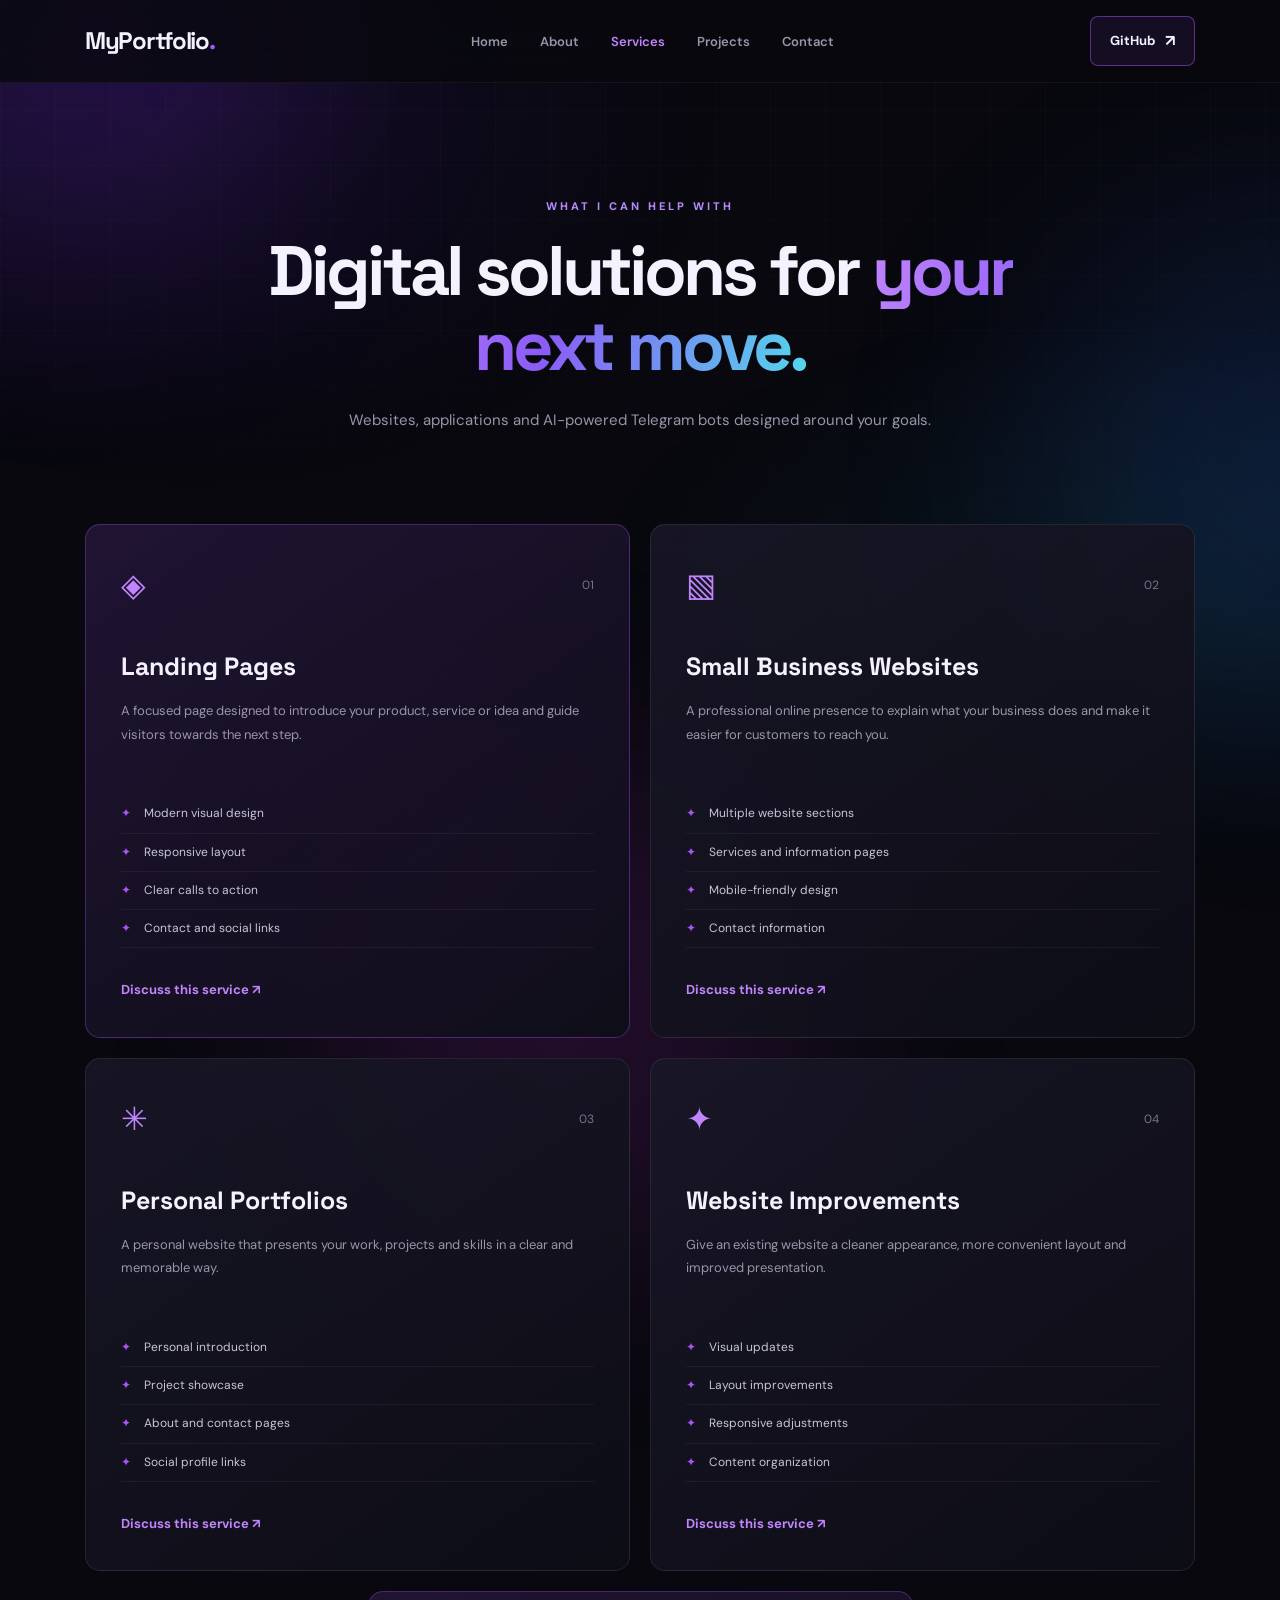
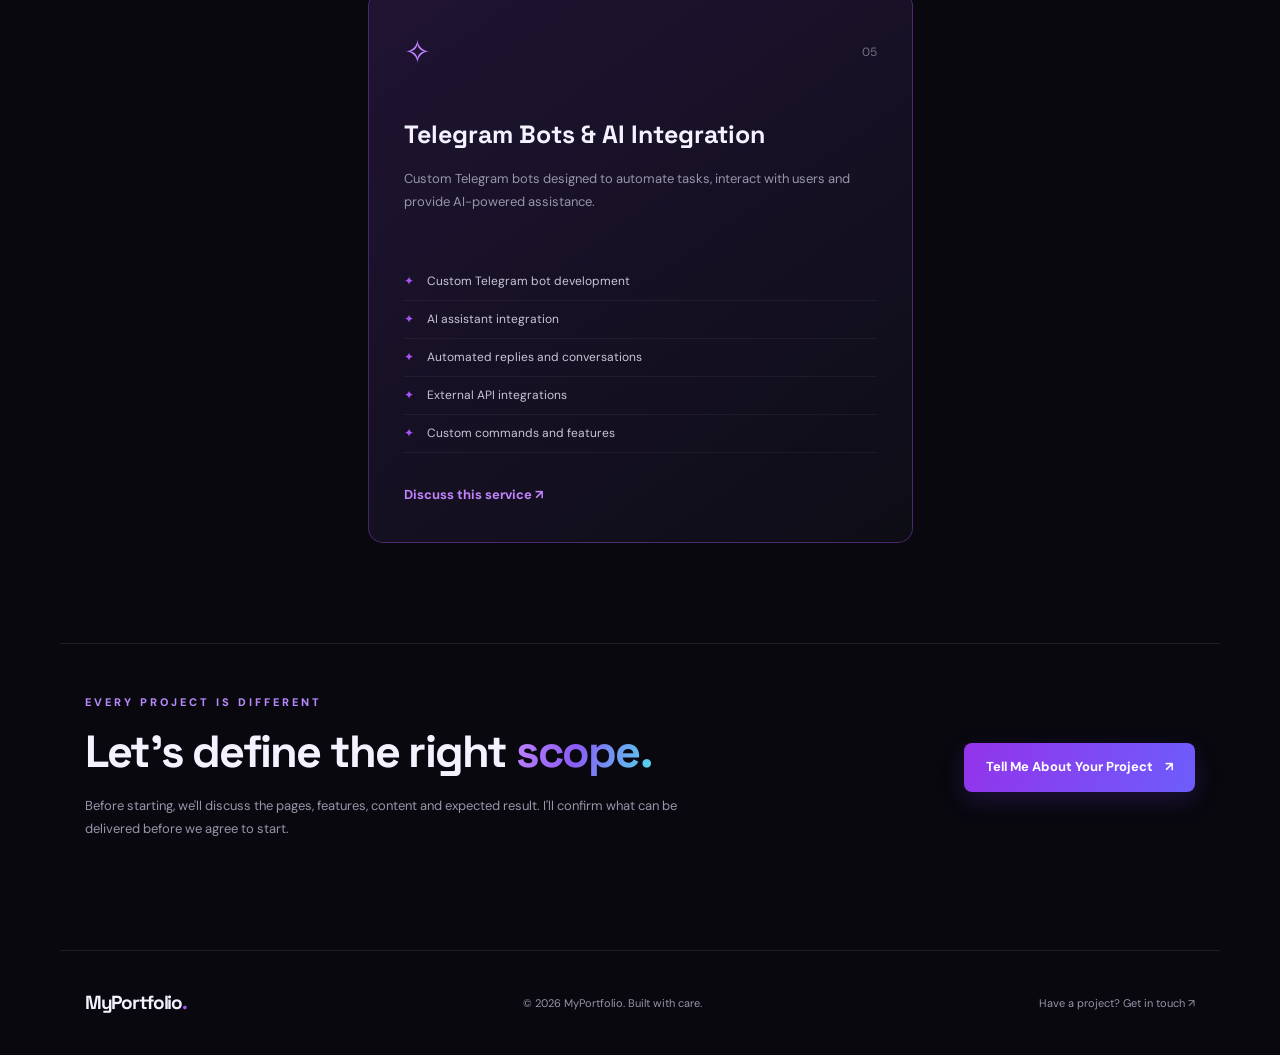
<file: services.html>
<!DOCTYPE html>
<html lang="en">
<head>
    <meta charset="UTF-8">
    <meta name="viewport" content="width=device-width, initial-scale=1.0">
    <meta name="description" content="Website development, Telegram bots and AI integration services by MyPortfolio.">
    <title>Services — MyPortfolio</title>
    <link rel="stylesheet" href="style.css">
    <script src="script.js" defer></script>
</head>
<body>
    <div class="ambient ambient-one"></div>
    <div class="ambient ambient-two"></div>
    <div class="ambient ambient-three"></div>

    <header class="header">
        <nav class="navbar">
            <a href="index.html" class="logo">MyPortfolio<span>.</span></a>

            <button class="menu-toggle" aria-label="Open navigation" aria-expanded="false">
                <span></span><span></span><span></span>
            </button>

            <ul class="nav-links">
                <li><a href="index.html">Home</a></li>
                <li><a href="about.html">About</a></li>
                <li><a href="services.html">Services</a></li>
                <li><a href="projects.html">Projects</a></li>
                <li><a href="contact.html">Contact</a></li>
            </ul>

            <a href="https://github.com/FreelanceByKyryl" class="nav-button" target="_blank" rel="noopener noreferrer">
                GitHub <span>↗</span>
            </a>
        </nav>
    </header>

    <main class="inner-page">
        <section class="page-hero" data-reveal>
            <p class="section-label">WHAT I CAN HELP WITH</p>
            <h1>Digital solutions for <span class="gradient-text">your next move.</span></h1>
            <p class="page-lead">
                Websites, applications and AI-powered Telegram bots
                designed around your goals.
            </p>
        </section>

        <section class="services-grid section-container" data-reveal>
            <article class="service-card service-card-featured">
                <div class="service-card-top">
                    <span class="service-icon">◈</span>
                    <span class="service-number">01</span>
                </div>

                <h2>Landing Pages</h2>

                <p>
                    A focused page designed to introduce your product,
                    service or idea and guide visitors towards the next step.
                </p>

                <ul>
                    <li>Modern visual design</li>
                    <li>Responsive layout</li>
                    <li>Clear calls to action</li>
                    <li>Contact and social links</li>
                </ul>

                <a href="contact.html" class="text-link">Discuss this service ↗</a>
            </article>

            <article class="service-card">
                <div class="service-card-top">
                    <span class="service-icon">▧</span>
                    <span class="service-number">02</span>
                </div>

                <h2>Small Business Websites</h2>

                <p>
                    A professional online presence to explain what your
                    business does and make it easier for customers to reach you.
                </p>

                <ul>
                    <li>Multiple website sections</li>
                    <li>Services and information pages</li>
                    <li>Mobile-friendly design</li>
                    <li>Contact information</li>
                </ul>

                <a href="contact.html" class="text-link">Discuss this service ↗</a>
            </article>

            <article class="service-card">
                <div class="service-card-top">
                    <span class="service-icon">✳</span>
                    <span class="service-number">03</span>
                </div>

                <h2>Personal Portfolios</h2>

                <p>
                    A personal website that presents your work, projects
                    and skills in a clear and memorable way.
                </p>

                <ul>
                    <li>Personal introduction</li>
                    <li>Project showcase</li>
                    <li>About and contact pages</li>
                    <li>Social profile links</li>
                </ul>

                <a href="contact.html" class="text-link">Discuss this service ↗</a>
            </article>

            <article class="service-card">
                <div class="service-card-top">
                    <span class="service-icon">✦</span>
                    <span class="service-number">04</span>
                </div>

                <h2>Website Improvements</h2>

                <p>
                    Give an existing website a cleaner appearance,
                    more convenient layout and improved presentation.
                </p>

                <ul>
                    <li>Visual updates</li>
                    <li>Layout improvements</li>
                    <li>Responsive adjustments</li>
                    <li>Content organization</li>
                </ul>

                <a href="contact.html" class="text-link">Discuss this service ↗</a>
            </article>

            <article class="service-card service-card-featured">
                <div class="service-card-top">
                    <span class="service-icon">✧</span>
                    <span class="service-number">05</span>
                </div>

                <h2>Telegram Bots & AI Integration</h2>

                <p>
                    Custom Telegram bots designed to automate tasks,
                    interact with users and provide AI-powered assistance.
                </p>

                <ul>
                    <li>Custom Telegram bot development</li>
                    <li>AI assistant integration</li>
                    <li>Automated replies and conversations</li>
                    <li>External API integrations</li>
                    <li>Custom commands and features</li>
                </ul>

                <a href="contact.html" class="text-link">Discuss this service ↗</a>
            </article>
        </section>

        <section class="service-note section-container" data-reveal>
            <div>
                <p class="section-label">EVERY PROJECT IS DIFFERENT</p>

                <h2>Let's define the right <span class="gradient-text">scope.</span></h2>

                <p>
                    Before starting, we'll discuss the pages, features,
                    content and expected result. I'll confirm what can
                    be delivered before we agree to start.
                </p>
            </div>

            <a href="contact.html" class="primary-button">
                Tell Me About Your Project <span>↗</span>
            </a>
        </section>
    </main>

    <footer class="footer">
        <a href="index.html" class="logo">MyPortfolio<span>.</span></a>
        <p>© <span data-year></span> MyPortfolio. Built with care.</p>
        <a href="contact.html" class="footer-link">Have a project? Get in touch ↗</a>
    </footer>
</body>
</html>
</file>
<file: style.css>
@import url('https://fonts.googleapis.com/css2?family=DM+Sans:wght@400;500;600;700;800&family=Space+Grotesk:wght@400;500;600;700&display=swap');

:root {
    --background: #08080e;
    --surface: #11111b;
    --surface-light: #171725;
    --primary: #a855f7;
    --secondary: #6d5dfc;
    --cyan: #53d8ec;
    --text: #f4f2ff;
    --muted: #9895aa;
    --border: rgba(255, 255, 255, 0.09);
    --container: 1160px;
}

* {
    margin: 0;
    padding: 0;
    box-sizing: border-box;
}

html {
    scroll-behavior: smooth;
    scroll-padding-top: 100px;
}

body {
    min-height: 100vh;
    overflow-x: hidden;
    background: var(--background);
    color: var(--text);
    font-family: 'DM Sans', sans-serif;
    line-height: 1.6;
}

body::before {
    content: "";
    position: fixed;
    inset: 0;
    z-index: -1;
    pointer-events: none;
    background-image:
        linear-gradient(rgba(255,255,255,0.025) 1px, transparent 1px),
        linear-gradient(90deg, rgba(255,255,255,0.025) 1px, transparent 1px);
    background-size: 55px 55px;
    mask-image: linear-gradient(to bottom, black, transparent 90%);
}

body::after {
    content: "";
    position: fixed;
    inset: 0;
    z-index: -1;
    pointer-events: none;
    background:
        radial-gradient(ellipse at 15% 10%, rgba(124,58,237,0.10), transparent 35%),
        radial-gradient(ellipse at 90% 65%, rgba(34,211,238,0.06), transparent 35%);
}

a {
    color: inherit;
    text-decoration: none;
}

button {
    font: inherit;
}

.ambient {
    position: fixed;
    z-index: -1;
    pointer-events: none;
    width: 480px;
    height: 480px;
    border-radius: 50%;
    filter: blur(120px);
    opacity: 0.18;
    animation: ambientMove 16s ease-in-out infinite alternate;
}

.ambient-one {
    background: #7929ef;
    top: -220px;
    left: -180px;
}

.ambient-two {
    background: #2465d8;
    right: -250px;
    top: 25%;
    animation-delay: -5s;
}

.ambient-three {
    background: #a22cbd;
    left: 25%;
    bottom: -350px;
    animation-delay: -9s;
}

@keyframes ambientMove {
    from {
        transform: translate(0, 0) scale(1);
    }

    to {
        transform: translate(100px, 80px) scale(1.3);
    }
}

.gradient-text {
    background: linear-gradient(105deg, #c084fc 0%, #8b5cf6 45%, #53d8ec 100%);
    background-clip: text;
    -webkit-background-clip: text;
    color: transparent;
}

.header {
    position: sticky;
    top: 0;
    z-index: 100;
    background: rgba(8, 8, 14, 0.78);
    border-bottom: 1px solid rgba(255,255,255,0.05);
    backdrop-filter: blur(22px);
}

.navbar {
    max-width: var(--container);
    min-height: 82px;
    padding: 0 25px;
    margin: auto;
    display: flex;
    align-items: center;
    justify-content: space-between;
    gap: 30px;
}

.logo {
    font-family: 'Space Grotesk', sans-serif;
    font-size: 24px;
    font-weight: 700;
    letter-spacing: -1.3px;
    white-space: nowrap;
}

.logo span {
    color: var(--primary);
}

.nav-links {
    display: flex;
    align-items: center;
    gap: 32px;
    list-style: none;
}

.nav-links a {
    color: var(--muted);
    font-size: 13px;
    font-weight: 600;
    transition: color 0.3s;
}

.nav-links a:hover,
.nav-links a.active {
    color: #c084fc;
}

.nav-button {
    display: inline-flex;
    gap: 9px;
    align-items: center;
    padding: 11px 19px;
    border: 1px solid rgba(168,85,247,0.5);
    border-radius: 8px;
    font-size: 13px;
    font-weight: 700;
    background: rgba(168,85,247,0.09);
    transition: 0.3s;
    white-space: nowrap;
}

.nav-button:hover {
    background: var(--primary);
    box-shadow: 0 0 25px rgba(168,85,247,0.3);
    transform: translateY(-2px);
}

.nav-button span {
    font-size: 16px;
}

.menu-toggle {
    display: none;
    width: 42px;
    height: 42px;
    border: 1px solid var(--border);
    background: var(--surface);
    border-radius: 8px;
    flex-direction: column;
    justify-content: center;
    align-items: center;
    gap: 5px;
    cursor: pointer;
}

.menu-toggle span {
    display: block;
    width: 18px;
    height: 2px;
    background: white;
    border-radius: 5px;
}

.hero {
    max-width: var(--container);
    min-height: 710px;
    padding: 100px 25px 110px;
    margin: auto;
    display: grid;
    grid-template-columns: 1.05fr 0.95fr;
    align-items: center;
    gap: 45px;
}

.hero-copy {
    max-width: 590px;
}

.availability {
    display: inline-flex;
    align-items: center;
    gap: 10px;
    padding: 8px 13px;
    margin-bottom: 30px;
    border: 1px solid rgba(74,222,128,0.2);
    border-radius: 30px;
    color: #9ae6b4;
    background: rgba(34,197,94,0.07);
    font-size: 10px;
    font-weight: 800;
    letter-spacing: 1.3px;
}

.status-dot {
    width: 8px;
    height: 8px;
    border-radius: 50%;
    background: #4ade80;
    box-shadow: 0 0 12px #4ade80;
    flex-shrink: 0;
}

.hero-eyebrow,
.section-label {
    color: #b78afc;
    font-size: 11px;
    font-weight: 800;
    letter-spacing: 3px;
}

.hero h1,
.page-hero h1 {
    margin-top: 17px;
    font-family: 'Space Grotesk', sans-serif;
    font-size: clamp(48px, 6.1vw, 76px);
    line-height: 1.08;
    letter-spacing: -4px;
    font-weight: 700;
}

.hero-description {
    max-width: 510px;
    margin-top: 25px;
    color: var(--muted);
    font-size: 15px;
    line-height: 1.9;
}

.hero-buttons {
    display: flex;
    flex-wrap: wrap;
    gap: 13px;
    margin-top: 35px;
}

.primary-button,
.secondary-button {
    min-height: 49px;
    display: inline-flex;
    align-items: center;
    justify-content: center;
    gap: 12px;
    padding: 13px 22px;
    border-radius: 8px;
    font-size: 13px;
    font-weight: 700;
    transition: 0.3s;
}

.primary-button {
    color: white;
    background: linear-gradient(110deg, #9333ea, #6d5dfc);
    box-shadow: 0 8px 25px rgba(124,58,237,0.2);
}

.primary-button:hover {
    transform: translateY(-4px);
    box-shadow: 0 12px 35px rgba(124,58,237,0.4);
}

.secondary-button {
    border: 1px solid var(--border);
    background: rgba(255,255,255,0.025);
}

.secondary-button:hover {
    border-color: #a855f7;
    color: #c084fc;
    transform: translateY(-4px);
}

.hero-meta {
    display: flex;
    align-items: center;
    gap: 13px;
    margin-top: 38px;
    color: #777487;
    font-size: 12px;
}

.meta-divider {
    width: 4px;
    height: 4px;
    border-radius: 50%;
    background: var(--primary);
}

.hero-visual {
    position: relative;
    min-height: 470px;
    display: flex;
    align-items: center;
    justify-content: center;
}

.code-window {
    position: relative;
    z-index: 2;
    width: min(100%, 460px);
    overflow: hidden;
    border: 1px solid rgba(192,132,252,0.23);
    border-radius: 16px;
    background: linear-gradient(145deg, rgba(27,25,42,0.97), rgba(12,12,22,0.97));
    box-shadow: 0 30px 100px rgba(0,0,0,0.5), 0 0 70px rgba(124,58,237,0.14);
    transform: perspective(1000px) rotateY(-6deg) rotateX(3deg);
    animation: windowFloat 6s ease-in-out infinite;
}

@keyframes windowFloat {
    0%, 100% {
        transform: perspective(1000px) rotateY(-6deg) rotateX(3deg) translateY(0);
    }

    50% {
        transform: perspective(1000px) rotateY(-3deg) rotateX(1deg) translateY(-12px);
    }
}

.window-header {
    height: 56px;
    display: flex;
    justify-content: space-between;
    align-items: center;
    padding: 0 19px;
    border-bottom: 1px solid var(--border);
}

.window-dots {
    display: flex;
    gap: 7px;
}

.window-dots span {
    width: 9px;
    height: 9px;
    border-radius: 50%;
    background: #fb7185;
}

.window-dots span:nth-child(2) {
    background: #fbbf24;
}

.window-dots span:nth-child(3) {
    background: #4ade80;
}

.window-title {
    color: #aaa5ba;
    font-size: 11px;
}

.window-menu {
    color: #777487;
}

.code-content {
    padding: 32px 20px 36px;
    font-family: Consolas, monospace;
    font-size: clamp(10px, 1.2vw, 13px);
    line-height: 2.5;
    white-space: nowrap;
}

.code-muted {
    display: inline-block;
    width: 25px;
    color: #666276;
}

.code-purple {
    color: #c084fc;
}

.code-blue {
    color: #67d9e9;
}

.code-green {
    color: #a3e6ae;
}

.code-space {
    height: 12px;
}

.window-footer {
    display: flex;
    justify-content: space-between;
    padding: 13px 19px;
    background: rgba(255,255,255,0.025);
    border-top: 1px solid var(--border);
    color: #858196;
    font-size: 10px;
}

.window-footer > span:first-child {
    display: flex;
    align-items: center;
    gap: 8px;
}

.window-footer .status-dot {
    width: 6px;
    height: 6px;
}

.visual-orbit {
    position: absolute;
    border: 1px solid rgba(168,85,247,0.2);
    border-radius: 50%;
    pointer-events: none;
}

.orbit-one {
    width: 470px;
    height: 470px;
    animation: orbitSpin 30s linear infinite;
}

.orbit-two {
    width: 540px;
    height: 300px;
    border-color: rgba(83,216,236,0.15);
    transform: rotate(-35deg);
    animation: orbitSpin 35s linear infinite reverse;
}

@keyframes orbitSpin {
    to {
        transform: rotate(360deg);
    }
}

.floating-chip {
    position: absolute;
    z-index: 3;
    display: flex;
    gap: 9px;
    align-items: center;
    padding: 11px 15px;
    border: 1px solid rgba(255,255,255,0.12);
    border-radius: 9px;
    background: rgba(20,19,33,0.9);
    backdrop-filter: blur(15px);
    color: #ded9ed;
    font-size: 11px;
    font-weight: 700;
    box-shadow: 0 10px 35px rgba(0,0,0,0.25);
}

.chip-icon {
    color: #c084fc;
    font-size: 17px;
}

.chip-top {
    top: 52px;
    right: -10px;
    animation: chipFloat 5s ease-in-out infinite;
}

.chip-bottom {
    bottom: 55px;
    left: -15px;
    animation: chipFloat 6s ease-in-out infinite reverse;
}

@keyframes chipFloat {
    50% {
        transform: translateY(-12px);
    }
}

.section-container {
    max-width: var(--container);
    padding: 0 25px;
    margin: 0 auto;
}

.intro-section,
.home-projects {
    padding-top: 110px;
    padding-bottom: 100px;
    border-top: 1px solid rgba(255,255,255,0.055);
}

.section-heading {
    max-width: 650px;
    margin-bottom: 45px;
}

.section-heading h2,
.section-topline h2,
.about-copy h2,
.service-note h2,
.contact-copy h2 {
    margin-top: 13px;
    font-family: 'Space Grotesk', sans-serif;
    font-size: clamp(32px, 4vw, 45px);
    line-height: 1.2;
    letter-spacing: -1.8px;
}

.section-heading > p:last-child {
    margin-top: 15px;
    color: var(--muted);
    font-size: 14px;
}

.service-preview-grid {
    display: grid;
    grid-template-columns: repeat(4, minmax(0, 1fr));
    gap: 18px;
}

.preview-card {
    position: relative;
    min-height: 260px;
    padding: 29px;
    overflow: hidden;
    border: 1px solid var(--border);
    border-radius: 14px;
    background: linear-gradient(145deg, rgba(26,24,41,0.8), rgba(15,15,24,0.9));
    transition: 0.35s;
}

.preview-card:hover {
    transform: translateY(-8px);
    border-color: rgba(168,85,247,0.5);
    background: linear-gradient(145deg, #1d1930, #11111b);
    box-shadow: 0 20px 45px rgba(0,0,0,0.2);
}

.preview-number {
    position: absolute;
    top: 25px;
    right: 25px;
    color: #656174;
    font-size: 11px;
}

.preview-icon {
    display: block;
    margin-bottom: 27px;
    color: #c084fc;
    font-size: 31px;
}

.preview-card h3 {
    font-family: 'Space Grotesk', sans-serif;
    font-size: 19px;
    margin-bottom: 10px;
}

.preview-card p {
    color: var(--muted);
    font-size: 13px;
    line-height: 1.8;
}

.card-arrow {
    display: inline-block;
    margin-top: 22px;
    color: #c084fc;
    font-size: 11px;
    font-weight: 700;
}

.section-topline {
    display: flex;
    justify-content: space-between;
    align-items: end;
    gap: 20px;
    margin-bottom: 38px;
}

.section-topline h2 {
    margin-top: 13px;
}

.text-link {
    display: inline-block;
    color: #c084fc;
    font-size: 13px;
    font-weight: 700;
    transition: 0.3s;
}

.text-link:hover {
    color: var(--cyan);
    transform: translateX(4px);
}

.featured-grid {
    display: grid;
    grid-template-columns: repeat(2, 1fr);
    gap: 22px;
}

.featured-card {
    overflow: hidden;
    border: 1px solid var(--border);
    border-radius: 15px;
    background: var(--surface);
    transition: 0.3s;
}

.featured-card:hover {
    transform: translateY(-6px);
    border-color: rgba(168,85,247,0.45);
}

.featured-art {
    position: relative;
    min-height: 245px;
    display: flex;
    justify-content: center;
    align-items: center;
    overflow: hidden;
}

.featured-workout .featured-art {
    background:
        radial-gradient(circle at 50% 50%, rgba(168,85,247,0.5), transparent 55%),
        linear-gradient(135deg, #241442, #10101c);
}

.featured-discord .featured-art {
    background:
        radial-gradient(circle at 50% 50%, rgba(59,130,246,0.45), transparent 55%),
        linear-gradient(135deg, #102347, #10101c);
}

.featured-art::before {
    content: "";
    position: absolute;
    width: 220px;
    height: 220px;
    border: 1px solid rgba(255,255,255,0.2);
    border-radius: 50%;
    box-shadow: 0 0 50px rgba(168,85,247,0.15);
}

.featured-symbol {
    position: relative;
    z-index: 1;
    font-family: 'Space Grotesk', sans-serif;
    font-size: 80px;
    font-weight: 700;
    color: rgba(255,255,255,0.9);
    letter-spacing: -7px;
}

.featured-index {
    position: absolute;
    bottom: 20px;
    left: 22px;
    color: #ffffff9c;
    font-size: 10px;
    letter-spacing: 2px;
}

.featured-info {
    display: flex;
    align-items: center;
    justify-content: space-between;
    padding: 23px;
}

.featured-info h3 {
    font-family: 'Space Grotesk', sans-serif;
    font-size: 19px;
}

.featured-info p {
    margin-top: 5px;
    color: var(--muted);
    font-size: 12px;
}

.featured-arrow {
    color: #c084fc;
    font-size: 22px;
    transition: 0.3s;
}

.featured-card:hover .featured-arrow {
    transform: translate(4px, -4px);
}

.cta-section {
    padding-bottom: 110px;
}

.cta-panel {
    position: relative;
    overflow: hidden;
    padding: 70px 55px;
    border: 1px solid rgba(168,85,247,0.25);
    border-radius: 18px;
    background: linear-gradient(110deg, #171226, #111523 70%, #10202a);
}

.cta-panel h2 {
    position: relative;
    z-index: 1;
    max-width: 640px;
    margin-top: 14px;
    font-family: 'Space Grotesk', sans-serif;
    font-size: clamp(34px, 4vw, 48px);
    line-height: 1.2;
    letter-spacing: -2px;
}

.cta-panel > p:not(.section-label) {
    position: relative;
    z-index: 1;
    max-width: 500px;
    margin: 16px 0 25px;
    color: var(--muted);
    font-size: 14px;
}

.cta-panel .primary-button {
    position: relative;
    z-index: 2;
}

.cta-decoration {
    position: absolute;
    width: 400px;
    height: 400px;
    right: -100px;
    top: -210px;
    border-radius: 50%;
    background: #9333ea;
    filter: blur(150px);
    opacity: 0.35;
}

.footer {
    max-width: var(--container);
    min-height: 105px;
    margin: auto;
    padding: 22px 25px;
    display: flex;
    justify-content: space-between;
    align-items: center;
    gap: 20px;
    border-top: 1px solid var(--border);
}

.footer .logo {
    font-size: 19px;
}

.footer p,
.footer-link {
    color: var(--muted);
    font-size: 11px;
}

.footer-link:hover {
    color: #c084fc;
}

.inner-page {
    position: relative;
}

.page-hero {
    max-width: 850px;
    padding: 115px 25px 90px;
    margin: auto;
    text-align: center;
}

.page-hero h1 {
    font-size: clamp(45px, 6vw, 70px);
}

.page-lead {
    max-width: 620px;
    margin: 22px auto 0;
    color: var(--muted);
    font-size: 15px;
    line-height: 1.9;
}

.about-layout {
    display: grid;
    grid-template-columns: 0.85fr 1.15fr;
    align-items: center;
    gap: 75px;
    padding-top: 35px;
    padding-bottom: 110px;
}

.about-visual {
    min-height: 390px;
    position: relative;
    overflow: hidden;
    display: flex;
    align-items: center;
    justify-content: center;
    border: 1px solid rgba(168,85,247,0.25);
    border-radius: 20px;
    background:
        radial-gradient(circle at 50% 40%, rgba(168,85,247,0.32), transparent 50%),
        linear-gradient(140deg, #1d1732, #10101b);
}

.about-visual::before,
.about-visual::after {
    content: "";
    position: absolute;
    width: 270px;
    height: 270px;
    border: 1px solid rgba(192,132,252,0.25);
    border-radius: 50%;
}

.about-visual::after {
    width: 340px;
    height: 340px;
    border-color: rgba(83,216,236,0.15);
}

.about-monogram {
    position: relative;
    z-index: 1;
    font-family: 'Space Grotesk', sans-serif;
    font-size: 145px;
    font-weight: 700;
    letter-spacing: -13px;
    text-shadow: 0 0 60px rgba(168,85,247,0.5);
}

.about-monogram span {
    color: #c084fc;
}

.about-visual-caption {
    position: absolute;
    bottom: 24px;
    z-index: 2;
    display: flex;
    align-items: center;
    gap: 10px;
    padding: 10px 15px;
    border: 1px solid var(--border);
    border-radius: 30px;
    background: rgba(8,8,14,0.7);
    color: #c7c3d4;
    font-size: 11px;
}

.about-copy h2 {
    margin-bottom: 22px;
}

.about-copy > p:not(.section-label) {
    margin-bottom: 16px;
    color: var(--muted);
    font-size: 14px;
    line-height: 1.9;
}

.about-copy .text-link {
    margin-top: 10px;
}

.approach-section {
    padding-top: 90px;
    padding-bottom: 100px;
    border-top: 1px solid var(--border);
}

.process-grid {
    display: grid;
    grid-template-columns: repeat(3, 1fr);
    gap: 18px;
}

.process-card {
    padding: 28px;
    border: 1px solid var(--border);
    border-radius: 13px;
    background: rgba(20,19,32,0.7);
    transition: 0.3s;
}

.process-card:hover {
    border-color: rgba(168,85,247,0.5);
    transform: translateY(-5px);
}

.process-card > span {
    color: #c084fc;
    font-family: 'Space Grotesk', sans-serif;
    font-size: 13px;
}

.process-card h3 {
    margin: 22px 0 10px;
    font-family: 'Space Grotesk', sans-serif;
    font-size: 19px;
}

.process-card p {
    color: var(--muted);
    font-size: 13px;
    line-height: 1.8;
}

.toolkit-section {
    padding-top: 20px;
    padding-bottom: 110px;
}

.toolkit-list {
    display: flex;
    flex-wrap: wrap;
    gap: 12px;
}

.toolkit-list span {
    padding: 10px 16px;
    border: 1px solid rgba(168,85,247,0.2);
    border-radius: 7px;
    background: rgba(168,85,247,0.07);
    color: #d1b4fa;
    font-size: 12px;
    font-weight: 600;
}

.services-grid {
    display: grid;
    grid-template-columns: repeat(2, 1fr);
    gap: 20px;
    padding-bottom: 100px;
}

.service-card {
    position: relative;
    padding: 35px;
    overflow: hidden;
    border: 1px solid var(--border);
    border-radius: 15px;
    background: linear-gradient(145deg, rgba(25,23,39,0.9), rgba(14,14,23,0.9));
    transition: 0.35s;
}

.service-card:hover {
    transform: translateY(-6px);
    border-color: rgba(168,85,247,0.55);
    box-shadow: 0 20px 50px rgba(0,0,0,0.2);
}

.service-card-featured {
    border-color: rgba(168,85,247,0.35);
    background: linear-gradient(145deg, rgba(48,28,75,0.6), rgba(14,14,23,0.95));
}

.service-card-top {
    display: flex;
    justify-content: space-between;
    align-items: center;
    margin-bottom: 35px;
}

.service-icon {
    color: #c084fc;
    font-size: 32px;
}

.service-number {
    color: #777487;
    font-size: 12px;
}

.service-card h2 {
    font-family: 'Space Grotesk', sans-serif;
    font-size: 25px;
}

.service-card > p {
    min-height: 72px;
    margin-top: 13px;
    color: var(--muted);
    font-size: 13px;
    line-height: 1.8;
}

.service-card ul {
    list-style: none;
    margin: 24px 0 27px;
}

.service-card li {
    position: relative;
    padding: 9px 0 9px 23px;
    border-bottom: 1px solid rgba(255,255,255,0.05);
    color: #c9c5d6;
    font-size: 12px;
}

.service-card li::before {
    content: "✦";
    position: absolute;
    left: 0;
    color: #a855f7;
}

.service-card .text-link {
    margin-top: 5px;
}

.services-grid .service-card:last-child {
    grid-column: 1 / -1;
    width: calc(50% - 10px);
    justify-self: center;
}

.service-note {
    display: flex;
    align-items: center;
    justify-content: space-between;
    gap: 40px;
    padding-top: 50px;
    padding-bottom: 110px;
    border-top: 1px solid var(--border);
}

.service-note > div {
    max-width: 610px;
}

.service-note h2 {
    margin-bottom: 15px;
}

.service-note p:not(.section-label) {
    color: var(--muted);
    font-size: 13px;
    line-height: 1.8;
}

.projects-page-grid {
    display: grid;
    grid-template-columns: repeat(2, 1fr);
    gap: 24px;
    padding-bottom: 100px;
}

.project-large {
    overflow: hidden;
    border: 1px solid var(--border);
    border-radius: 15px;
    background: rgba(17,17,27,0.9);
    transition: 0.3s;
}

.project-large:hover {
    transform: translateY(-6px);
    border-color: rgba(168,85,247,0.45);
}

.project-art {
    position: relative;
    min-height: 260px;
    display: flex;
    align-items: center;
    justify-content: center;
    overflow: hidden;
}

.project-art::before {
    content: "";
    position: absolute;
    width: 220px;
    height: 220px;
    border: 1px solid rgba(255,255,255,0.17);
    border-radius: 50%;
    box-shadow: 0 0 90px rgba(168,85,247,0.17);
}

.art-workout {
    background:
        radial-gradient(circle at 50% 50%, rgba(168,85,247,0.5), transparent 55%),
        linear-gradient(135deg, #241442, #10101c);
}

.art-discord {
    background:
        radial-gradient(circle at 50% 50%, rgba(59,130,246,0.45), transparent 55%),
        linear-gradient(135deg, #102347, #10101c);
}

.art-portfolio {
    background:
        radial-gradient(circle at 50% 50%, rgba(34,211,238,0.32), transparent 55%),
        linear-gradient(135deg, #102c38, #10101c);
}

.project-art-mark {
    position: relative;
    z-index: 1;
    font-family: 'Space Grotesk', sans-serif;
    font-size: 90px;
    font-weight: 700;
    letter-spacing: -7px;
    color: rgba(255,255,255,0.9);
}

.project-art-label,
.project-art-index {
    position: absolute;
    top: 22px;
    z-index: 2;
    color: #ffffffa8;
    font-size: 10px;
    letter-spacing: 2px;
}

.project-art-label {
    left: 23px;
}

.project-art-index {
    right: 23px;
}

.project-screenshot {
    position: absolute;
    inset: 0;
    z-index: 1;
    width: 100%;
    height: 100%;
    object-fit: cover;
    opacity: 0;
    transition: opacity 0.4s ease;
}

.project-art.has-image::before {
    display: none;
}

.project-art.has-image .project-art-mark {
    display: none;
}

.project-art.has-image .project-art-label,
.project-art.has-image .project-art-index {
    padding: 6px 9px;
    border-radius: 5px;
    background: rgba(0,0,0,0.65);
}

.project-details {
    padding: 27px;
}

.project-title-row {
    display: flex;
    justify-content: space-between;
    gap: 15px;
    align-items: start;
}

.project-type {
    color: #b78afc;
    font-size: 10px;
    font-weight: 800;
    letter-spacing: 2px;
}

.project-details h2 {
    margin-top: 8px;
    font-family: 'Space Grotesk', sans-serif;
    font-size: 23px;
}

.project-year {
    color: #777487;
    font-size: 11px;
}

.project-details > p {
    margin-top: 14px;
    color: var(--muted);
    font-size: 13px;
    line-height: 1.8;
}

.project-tags {
    display: flex;
    flex-wrap: wrap;
    gap: 8px;
    margin: 20px 0;
}

.project-tags span {
    padding: 7px 10px;
    border: 1px solid rgba(168,85,247,0.2);
    border-radius: 7px;
    background: rgba(168,85,247,0.07);
    color: #d1b4fa;
    font-size: 10px;
}

.project-status {
    display: inline-block;
    margin-top: 4px;
    color: #9ae6b4;
    font-size: 11px;
}

.contact-page {
    padding-bottom: 30px;
}

.contact-layout {
    display: grid;
    grid-template-columns: 1fr 0.9fr;
    align-items: center;
    gap: 65px;
    padding-top: 15px;
    padding-bottom: 120px;
}

.contact-copy h2 {
    margin-bottom: 20px;
}

.contact-copy > p:not(.section-label) {
    color: var(--muted);
    font-size: 14px;
    line-height: 1.9;
}

.contact-method {
    display: flex;
    align-items: center;
    gap: 17px;
    margin-top: 30px;
}

.contact-method-icon {
    width: 45px;
    height: 45px;
    display: flex;
    align-items: center;
    justify-content: center;
    border: 1px solid rgba(168,85,247,0.25);
    border-radius: 10px;
    background: rgba(168,85,247,0.1);
    color: #c084fc;
    font-size: 20px;
    flex-shrink: 0;
}

.contact-method div {
    min-width: 0;
}

.contact-method div > span {
    display: block;
    color: #888499;
    font-size: 11px;
}

.contact-method a {
    color: #e3dff0;
    font-size: 14px;
}

.contact-method p {
    max-width: 300px;
    color: var(--muted);
    font-size: 11px;
    line-height: 1.6;
}

.contact-card {
    position: relative;
    padding: 38px;
    overflow: hidden;
    border: 1px solid rgba(168,85,247,0.3);
    border-radius: 16px;
    background: linear-gradient(145deg, #201832, #11111b);
}

.contact-card h3 {
    position: relative;
    z-index: 1;
    margin-top: 22px;
    font-family: 'Space Grotesk', sans-serif;
    font-size: 25px;
}

.contact-card > p:not(.section-label) {
    position: relative;
    z-index: 1;
    margin: 14px 0 27px;
    color: var(--muted);
    font-size: 13px;
    line-height: 1.9;
}

.contact-email-button {
    position: relative;
    z-index: 2;
}

.contact-card-glow {
    position: absolute;
    right: -100px;
    bottom: -180px;
    width: 300px;
    height: 300px;
    border-radius: 50%;
    background: #9333ea;
    filter: blur(120px);
    opacity: 0.32;
}

.reveal {
    opacity: 0;
    transform: translateY(28px);
    transition: opacity 0.8s ease, transform 0.8s ease;
}

.reveal.visible {
    opacity: 1;
    transform: translateY(0);
}

@media (max-width: 950px) {
    .navbar {
        gap: 18px;
    }

    .nav-links {
        gap: 17px;
    }

    .hero {
        grid-template-columns: 1fr;
        padding-top: 85px;
        gap: 35px;
    }

    .hero-copy {
        max-width: 680px;
    }

    .hero-visual {
        min-height: 450px;
    }

    .about-layout,
    .contact-layout {
        gap: 35px;
    }

    .service-preview-grid {
        grid-template-columns: repeat(2, minmax(0, 1fr));
    }
}

@media (max-width: 760px) {
    .navbar {
        min-height: 72px;
        gap: 13px;
    }

    .menu-toggle {
        display: flex;
        margin-left: auto;
    }

    .nav-button {
        padding: 10px 13px;
        font-size: 11px;
    }

    .nav-links {
        position: absolute;
        display: none;
        top: 72px;
        left: 15px;
        right: 15px;
        padding: 13px;
        flex-direction: column;
        align-items: stretch;
        gap: 0;
        border: 1px solid var(--border);
        border-radius: 12px;
        background: rgba(14,13,24,0.98);
        box-shadow: 0 20px 50px rgba(0,0,0,0.4);
    }

    .nav-links.open {
        display: flex;
    }

    .nav-links a {
        display: block;
        padding: 13px 12px;
    }

    .about-layout,
    .contact-layout {
        grid-template-columns: 1fr;
    }

    .about-visual {
        min-height: 310px;
    }

    .process-grid {
        grid-template-columns: repeat(2, 1fr);
    }

    .service-note {
        align-items: start;
        flex-direction: column;
    }

    .footer {
        flex-wrap: wrap;
    }
}

@media (max-width: 580px) {
    .navbar {
        padding: 0 17px;
    }

    .logo {
        font-size: 20px;
    }

    .hero {
        padding: 75px 20px;
    }

    .hero h1 {
        font-size: 49px;
        letter-spacing: -2.7px;
    }

    .hero-description {
        font-size: 14px;
    }

    .hero-meta {
        flex-wrap: wrap;
        font-size: 10px;
    }

    .hero-buttons {
        flex-direction: column;
    }

    .hero-buttons a {
        width: 100%;
    }

    .hero-visual {
        min-height: 360px;
    }

    .code-content {
        padding: 25px 12px;
        font-size: 9px;
    }

    .code-window {
        transform: none;
    }

    .chip-top {
        right: -5px;
        top: 15px;
    }

    .chip-bottom {
        left: -5px;
        bottom: 15px;
    }

    .orbit-one {
        width: 350px;
        height: 350px;
    }

    .orbit-two {
        width: 380px;
        height: 250px;
    }

    .section-container {
        padding-left: 20px;
        padding-right: 20px;
    }

    .intro-section,
    .home-projects {
        padding-top: 75px;
        padding-bottom: 75px;
    }

    .service-preview-grid,
    .featured-grid,
    .process-grid,
    .services-grid,
    .projects-page-grid {
        grid-template-columns: 1fr;
    }

    .services-grid .service-card:last-child {
        grid-column: auto;
        width: 100%;
    }

    .section-topline {
        align-items: start;
        flex-direction: column;
    }

    .page-hero {
        padding: 85px 20px 65px;
    }

    .page-hero h1 {
        font-size: 46px;
        letter-spacing: -2.5px;
    }

    .about-layout {
        padding-bottom: 75px;
    }

    .about-monogram {
        font-size: 110px;
    }

    .service-card {
        padding: 26px;
    }

    .service-note {
        padding-top: 40px;
        padding-bottom: 75px;
    }

    .contact-card {
        padding: 28px;
    }

    .cta-section {
        padding-bottom: 75px;
    }

    .cta-panel {
        padding: 40px 25px;
    }

    .footer {
        padding: 25px 20px;
        align-items: start;
        flex-direction: column;
        gap: 13px;
    }
}

@media (prefers-reduced-motion: reduce) {
    *,
    *::before,
    *::after {
        scroll-behavior: auto !important;
        animation-duration: 0.01ms !important;
        animation-iteration-count: 1 !important;
        transition-duration: 0.01ms !important;
    }

    .reveal {
        opacity: 1;
        transform: none;
    }
}

/* Project collection: local illustrated covers and progressively enhanced filters. */
[hidden] { display: none !important; }

.visually-hidden {
    position: absolute;
    width: 1px;
    height: 1px;
    overflow: hidden;
    clip-path: inset(50%);
    white-space: nowrap;
}

:where(a, button, input):focus-visible {
    outline: 2px solid var(--cyan);
    outline-offset: 5px;
}

.project-tools {
    display: grid;
    grid-template-columns: 1fr minmax(220px, 290px);
    align-items: end;
    gap: 18px 24px;
    padding-bottom: 30px;
}

.project-filter {
    display: flex;
    flex-wrap: wrap;
    align-items: center;
    gap: 9px;
}

.project-filter button {
    display: inline-flex;
    align-items: center;
    gap: 8px;
    padding: 11px 14px;
    border: 1px solid var(--border);
    border-radius: 9px;
    color: var(--muted);
    background: var(--surface);
    cursor: pointer;
    font: inherit;
    font-size: 12px;
    transition: border-color .2s, color .2s, background .2s;
}

.project-filter button span {
    padding: 1px 6px;
    border-radius: 4px;
    background: rgba(255,255,255,.06);
    font-size: 10px;
}

.project-filter button:hover,
.project-filter button[aria-pressed="true"] {
    border-color: rgba(168,85,247,.5);
    color: var(--text);
    background: rgba(168,85,247,.13);
}

.project-search { display: grid; gap: 7px; }
.project-search > span { font-size: 11px; color: var(--muted); }
.project-search input {
    width: 100%;
    min-width: 0;
    padding: 12px 14px;
    border: 1px solid var(--border);
    border-radius: 9px;
    color: var(--text);
    background: var(--surface);
    font: inherit;
    font-size: 13px;
    color-scheme: dark;
}
.project-search input::placeholder { color: #9491a7; }
.project-results { grid-column: 1 / -1; color: var(--muted); font-size: 12px; }

.projects-page-grid { align-items: start; }
.project-card { scroll-margin-top: 115px; }
.project-card:target {
    border-color: var(--cyan);
    box-shadow: 0 0 35px rgba(83,216,236,.1);
}
.catalog-art { min-height: 0; aspect-ratio: 800 / 420; }
.catalog-art::before { display: none; }
.catalog-cover { display: block; width: 100%; height: 100%; object-fit: cover; }
.project-highlights {
    display: grid;
    gap: 6px;
    margin: 16px 0 0;
    padding-left: 17px;
    color: #b2aec5;
    font-size: 12px;
    line-height: 1.7;
}
.project-highlights li::marker { color: var(--cyan); }
.project-actions { display: flex; flex-wrap: wrap; align-items: center; gap: 14px 24px; }
.project-actions .text-link { font-size: 12px; }
.project-actions .project-status { line-height: 1.7; }
.project-empty { padding-bottom: 75px; text-align: center; }
.project-empty p { margin: 12px 0 24px; color: var(--muted); }
.project-empty button { cursor: pointer; font: inherit; }
.project-empty .secondary-button { display: inline-flex; }

.catalog-featured .featured-art {
    display: block;
    height: auto;
    min-height: 0;
    aspect-ratio: 800 / 420;
    background: var(--surface);
}
.catalog-featured .featured-art::before { display: none; }
.catalog-featured .featured-art img {
    display: block;
    width: 100%;
    height: 100%;
    object-fit: cover;
    transition: transform .5s;
}
.catalog-featured:hover .featured-art img { transform: scale(1.035); }

@media (max-width: 1050px) {
    .project-tools { grid-template-columns: 1fr; }
    .project-search { max-width: 420px; }
}

@media (max-width: 600px) {
    .project-filter { gap: 7px; }
    .project-filter button { padding: 10px 11px; font-size: 11px; }
    .project-search { max-width: none; }
    .project-search input { font-size: 16px; }
    .project-details { padding: 22px; }
    .project-type { overflow-wrap: anywhere; line-height: 1.7; }
    .project-title-row { gap: 10px; }
}

@media (prefers-reduced-motion: reduce) {
    html { scroll-behavior: auto; }
    *, *::before, *::after {
        animation: none !important;
        transition: none !important;
    }
    .reveal { opacity: 1; transform: none; }
    .catalog-featured:hover .featured-art img { transform: none; }
}
</file>
